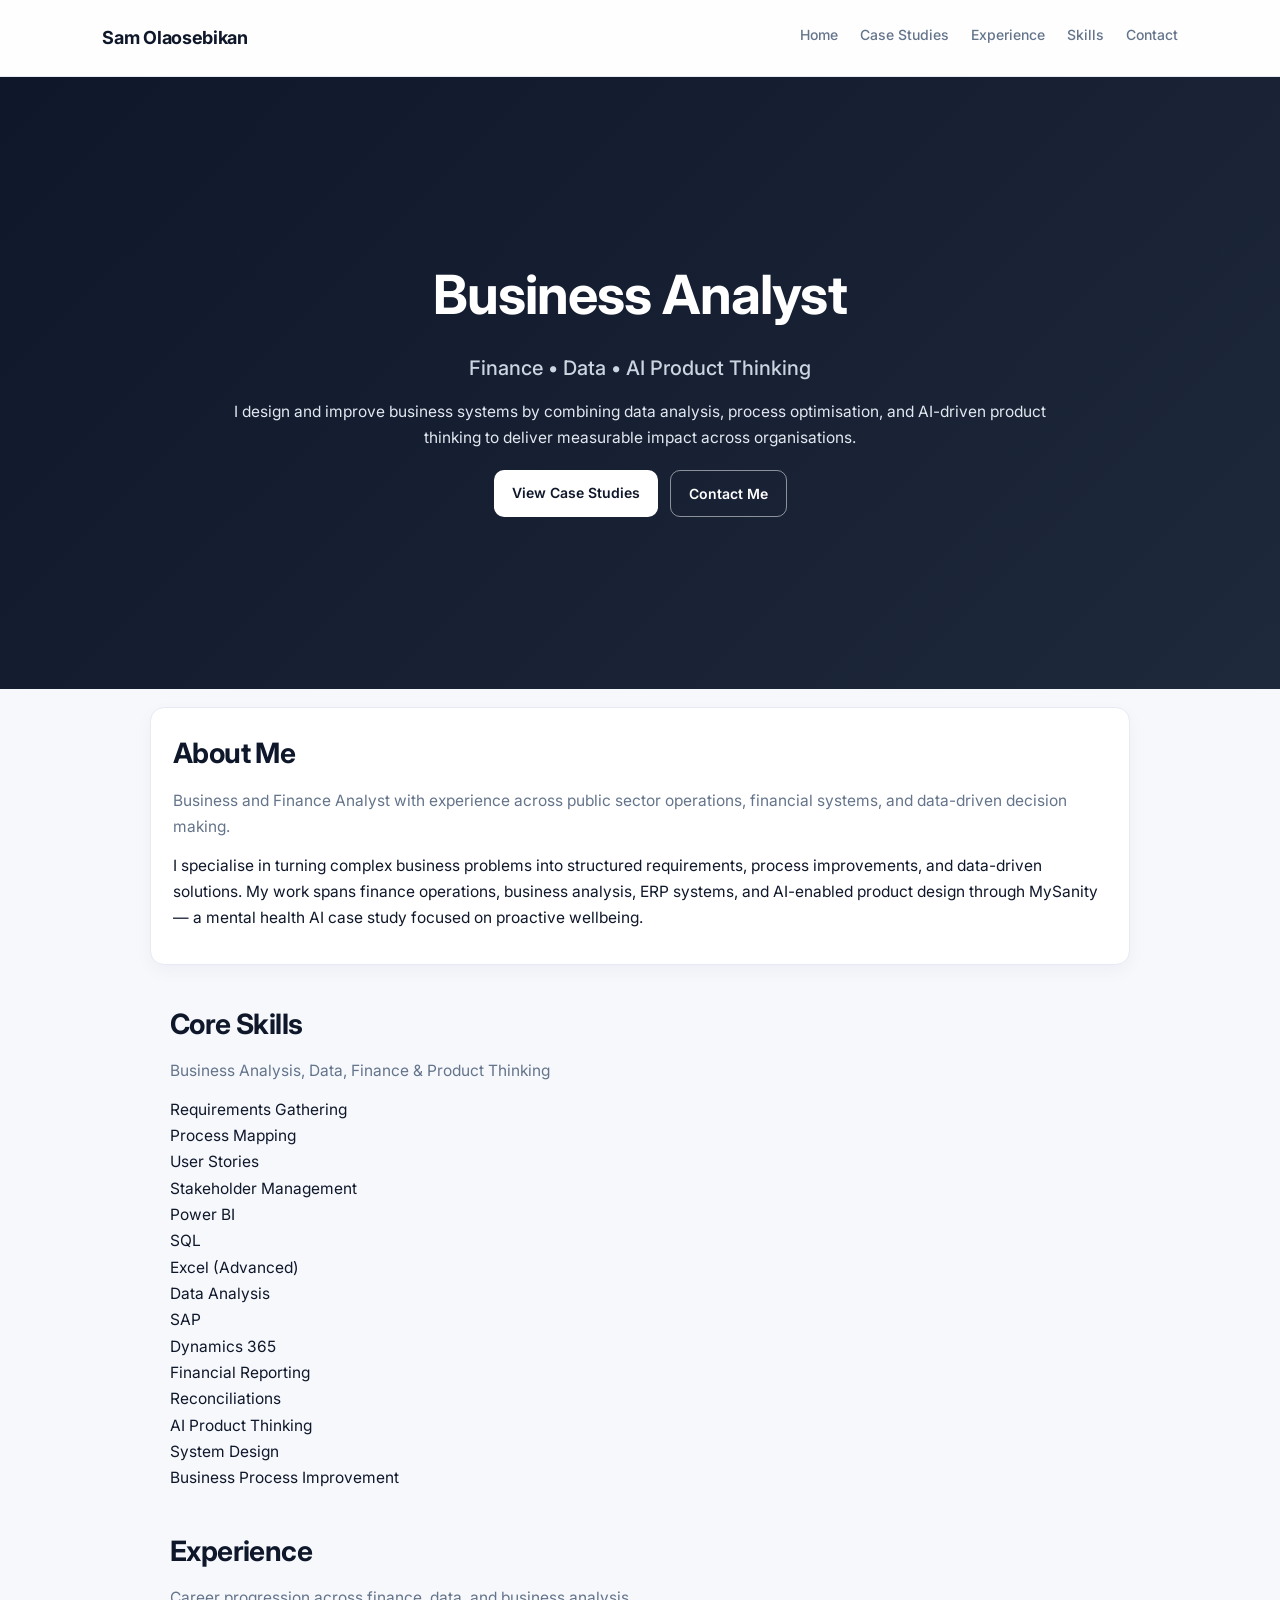
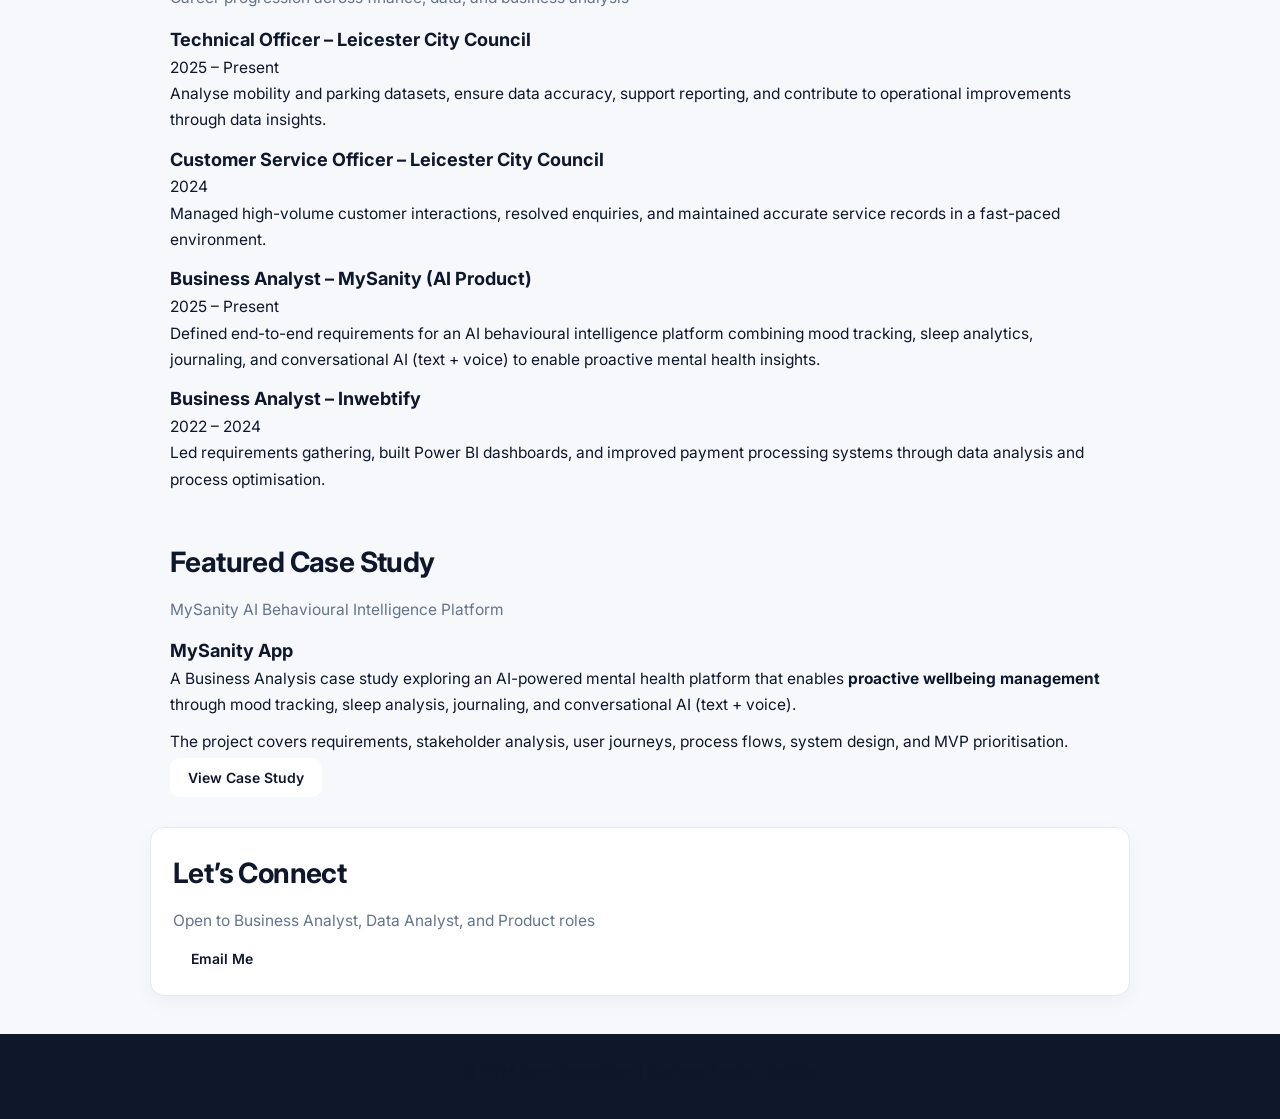
<file: index.html>
<!DOCTYPE html>
<html lang="en">

<head>
  <meta charset="UTF-8" />
  <meta name="viewport" content="width=device-width, initial-scale=1.0" />
  <title>Sam Olaosebikan | Business Analyst | Data | Finance</title>

  <link rel="stylesheet" href="styles.css">
  <script src="script.js" defer></script>
</head>

<body>

<!-- ================= NAVIGATION ================= -->
<nav>
  <div class="logo">Sam Olaosebikan</div>

  <ul class="nav-links">
    <li><a href="index.html">Home</a></li>
    <li><a href="case-studies.html">Case Studies</a></li>
    <li><a href="#experience">Experience</a></li>
    <li><a href="#skills">Skills</a></li>
    <li><a href="#contact">Contact</a></li>
  </ul>
</nav>

<!-- ================= HERO ================= -->
<header class="hero">
  <div class="hero-content">

    <h1>Business Analyst</h1>
    <h2>Finance • Data • AI Product Thinking</h2>

    <p>
      I design and improve business systems by combining data analysis, process optimisation,
      and AI-driven product thinking to deliver measurable impact across organisations.
    </p>

    <div class="hero-buttons">
      <a href="case-studies.html" class="btn btn-primary">View Case Studies</a>
      <a href="#contact" class="btn btn-secondary">Contact Me</a>
    </div>

  </div>
</header>

<!-- ================= ABOUT ================= -->
<section class="section">
  <div class="container card">

    <h2 class="section-title">About Me</h2>

    <p class="section-subtitle">
      Business and Finance Analyst with experience across public sector operations,
      financial systems, and data-driven decision making.
    </p>

    <p>
      I specialise in turning complex business problems into structured requirements,
      process improvements, and data-driven solutions. My work spans finance operations,
      business analysis, ERP systems, and AI-enabled product design through MySanity — a mental health AI case study focused on proactive wellbeing.
    </p>

  </div>
</section>

<!-- ================= SKILLS ================= -->
<section id="skills" class="section">
  <div class="container">

    <h2 class="section-title">Core Skills</h2>
    <p class="section-subtitle">Business Analysis, Data, Finance & Product Thinking</p>

    <div class="skills">

      <div class="skill">Requirements Gathering</div>
      <div class="skill">Process Mapping</div>
      <div class="skill">User Stories</div>
      <div class="skill">Stakeholder Management</div>

      <div class="skill">Power BI</div>
      <div class="skill">SQL</div>
      <div class="skill">Excel (Advanced)</div>
      <div class="skill">Data Analysis</div>

      <div class="skill">SAP</div>
      <div class="skill">Dynamics 365</div>
      <div class="skill">Financial Reporting</div>
      <div class="skill">Reconciliations</div>

      <div class="skill">AI Product Thinking</div>
      <div class="skill">System Design</div>
      <div class="skill">Business Process Improvement</div>

    </div>

  </div>
</section>

<!-- ================= EXPERIENCE ================= -->
<section id="experience" class="section">
  <div class="container">

    <h2 class="section-title">Experience</h2>
    <p class="section-subtitle">Career progression across finance, data, and business analysis</p>

    <div class="timeline">

      <div class="timeline-item">
        <h3>Technical Officer – Leicester City Council</h3>
        <span>2025 – Present</span>
        <p>
          Analyse mobility and parking datasets, ensure data accuracy, support reporting,
          and contribute to operational improvements through data insights.
        </p>
      </div>

      <div class="timeline-item">
        <h3>Customer Service Officer – Leicester City Council</h3>
        <span>2024</span>
        <p>
          Managed high-volume customer interactions, resolved enquiries,
          and maintained accurate service records in a fast-paced environment.
        </p>
      </div>

      <div class="timeline-item">
        <h3>Business Analyst – MySanity (AI Product)</h3>
        <span>2025 – Present</span>
        <p>
          Defined end-to-end requirements for an AI behavioural intelligence platform combining
          mood tracking, sleep analytics, journaling, and conversational AI (text + voice) to enable proactive mental health insights.
        </p>
      </div>

      <div class="timeline-item">
        <h3>Business Analyst – Inwebtify</h3>
        <span>2022 – 2024</span>
        <p>
          Led requirements gathering, built Power BI dashboards, and improved payment
          processing systems through data analysis and process optimisation.
        </p>
      </div>

    </div>

  </div>
</section>

<!-- ================= FEATURED CASE STUDY ================= -->
<section class="section">
  <div class="container">

    <h2 class="section-title">Featured Case Study</h2>
    <p class="section-subtitle">MySanity AI Behavioural Intelligence Platform</p>

    <div class="case-card">

      <div class="case-content">

        <h3>MySanity App</h3>

        <p>
          A Business Analysis case study exploring an AI-powered mental health platform that enables
          <strong>proactive wellbeing management</strong> through mood tracking, sleep analysis,
          journaling, and conversational AI (text + voice).
        </p>

        <p>
          The project covers requirements, stakeholder analysis, user journeys, process flows,
          system design, and MVP prioritisation.
        </p>

        <a href="mysanity-app.html" class="btn btn-primary">View Case Study</a>

      </div>

    </div>

  </div>
</section>

<!-- ================= CONTACT ================= -->
<section id="contact" class="section">
  <div class="container card cta">

    <h2 class="section-title">Let’s Connect</h2>

    <p class="section-subtitle">
      Open to Business Analyst, Data Analyst, and Product roles
    </p>

    <a href="mailto:olasamz09@gmail.com" class="btn btn-primary">Email Me</a>
    <a href="case-studies.html" class="btn btn-secondary">View Work</a>

  </div>
</section>

<!-- ================= FOOTER ================= -->
<footer>
  <p>© 2026 Sam Olaosebikan | Business Analyst Portfolio</p>
</footer>

</body>
</html>
</file>
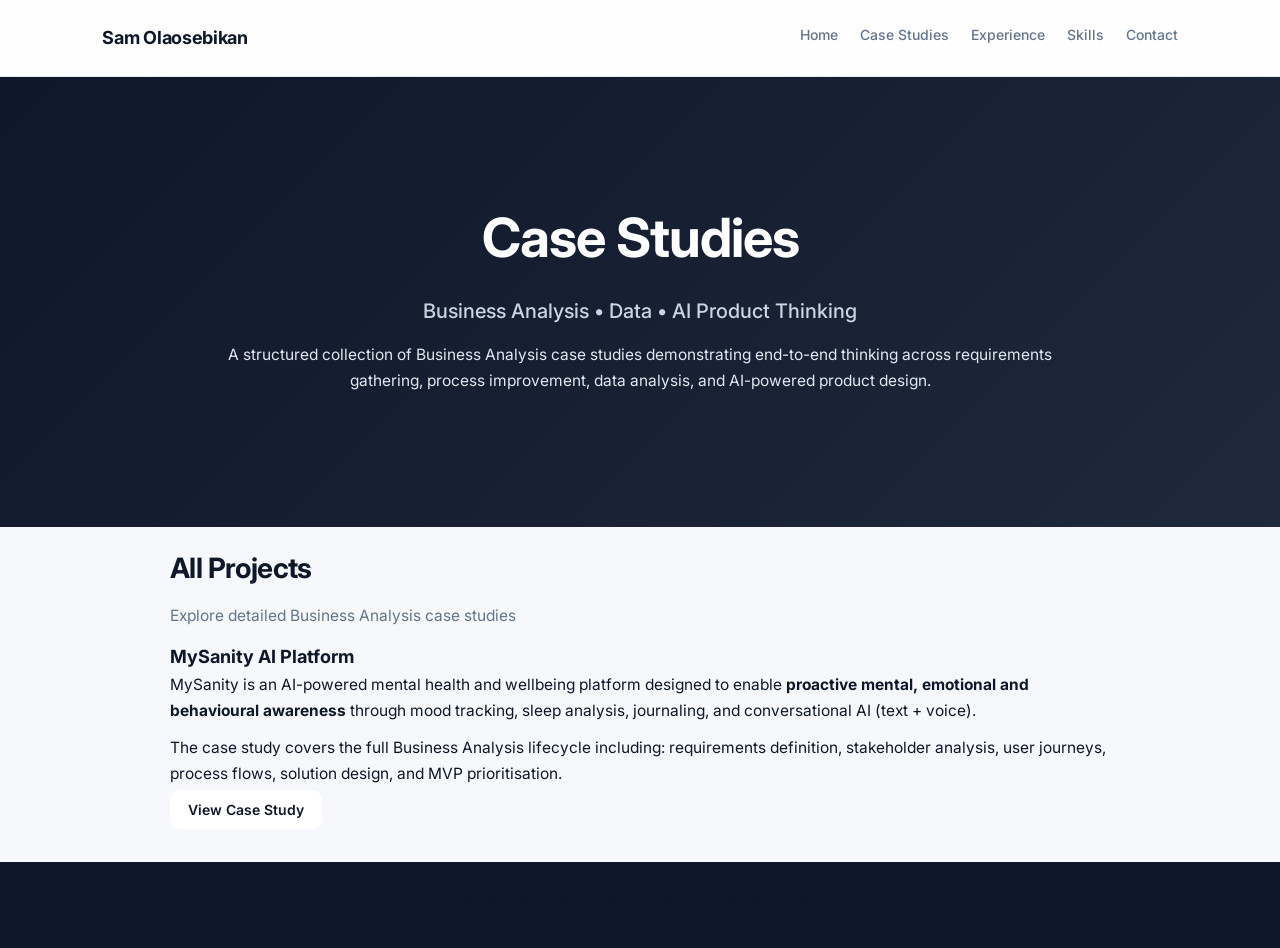
<file: case-studies.html>
<!DOCTYPE html>
<html lang="en">

<head>
  <meta charset="UTF-8" />
  <meta name="viewport" content="width=device-width, initial-scale=1.0" />
  <title>Case Studies | Sam Olaosebikan</title>

  <link rel="stylesheet" href="styles.css">
  <script src="script.js" defer></script>
</head>

<body>

<!-- ================= NAVIGATION ================= -->
<nav>
  <div class="logo">Sam Olaosebikan</div>

  <ul class="nav-links">
    <li><a href="index.html">Home</a></li>
    <li><a href="case-studies.html">Case Studies</a></li>
    <li><a href="index.html#experience">Experience</a></li>
    <li><a href="index.html#skills">Skills</a></li>
    <li><a href="index.html#contact">Contact</a></li>
  </ul>
</nav>

<!-- ================= HEADER ================= -->
<header class="hero" style="min-height:50vh;">
  <div class="hero-content">

    <h1>Case Studies</h1>

    <h2>Business Analysis • Data • AI Product Thinking</h2>

    <p>
      A structured collection of Business Analysis case studies demonstrating end-to-end thinking across
      requirements gathering, process improvement, data analysis, and AI-powered product design.
    </p>

  </div>
</header>

<!-- ================= CASE STUDIES ================= -->
<section class="section">
  <div class="container">

    <h2 class="section-title">All Projects</h2>
    <p class="section-subtitle">Explore detailed Business Analysis case studies</p>

    <div class="grid grid-3">

      <!-- ================= MYSANITY ================= -->
      <div class="case-card">

        <div class="case-content">

          <h3>MySanity AI Platform</h3>

          <p>
            MySanity is an AI-powered mental health and wellbeing platform designed to enable
            <strong>proactive mental, emotional and behavioural awareness</strong> through mood tracking,
            sleep analysis, journaling, and conversational AI (text + voice).
          </p>

          <p>
            The case study covers the full Business Analysis lifecycle including:
            requirements definition, stakeholder analysis, user journeys, process flows,
            solution design, and MVP prioritisation.
          </p>

          <a href="mysanity-app.html" class="btn btn-primary">View Case Study</a>

        </div>

      </div>

    </div>

  </div>
</section>

<!-- ================= FOOTER ================= -->
<footer>
  <p>© 2026 Sam Olaosebikan | Business Analysis Portfolio</p>
</footer>

</body>
</html>
</file>
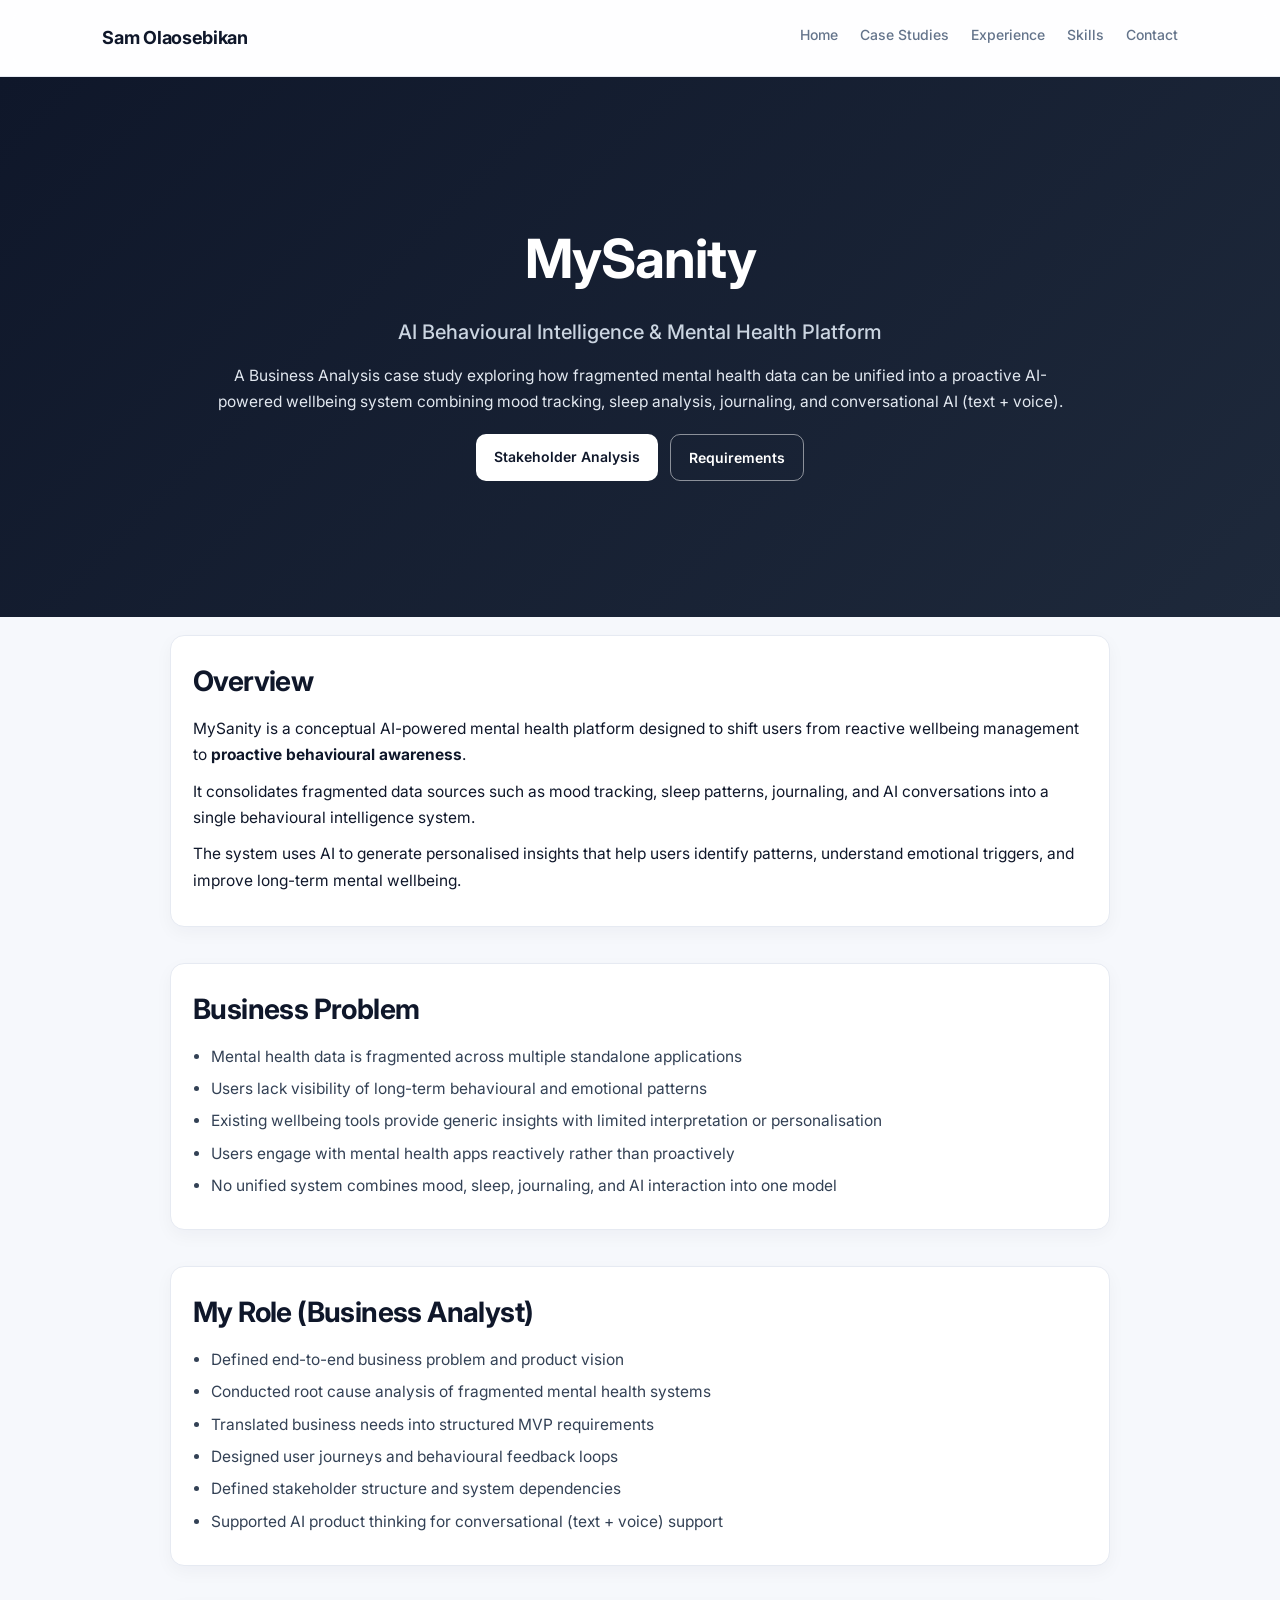
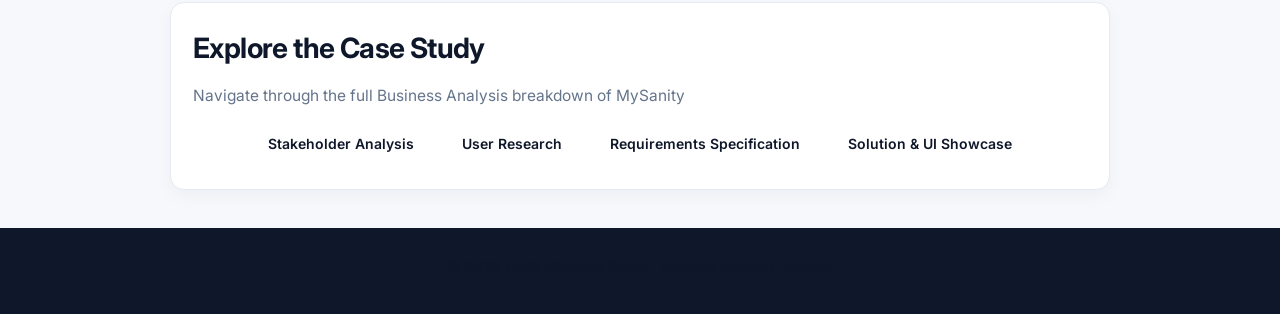
<file: mysanity-app.html>
<!DOCTYPE html>
<html lang="en">

<head>
  <meta charset="UTF-8" />
  <meta name="viewport" content="width=device-width, initial-scale=1.0" />
  <title>MySanity Case Study | Sam Olaosebikan</title>

  <link rel="stylesheet" href="styles.css">
  <script src="script.js" defer></script>
</head>

<body>

<!-- ================= NAV ================= -->
<nav>
  <div class="logo">Sam Olaosebikan</div>

  <ul class="nav-links">
    <li><a href="index.html">Home</a></li>
    <li><a href="case-studies.html">Case Studies</a></li>
    <li><a href="#experience">Experience</a></li>
    <li><a href="#skills">Skills</a></li>
    <li><a href="#contact">Contact</a></li>
  </ul>
</nav>

<!-- ================= HERO ================= -->
<header class="hero" style="min-height:60vh;">
  <div class="hero-content">

    <h1>MySanity</h1>

    <h2>AI Behavioural Intelligence & Mental Health Platform</h2>

    <p>
      A Business Analysis case study exploring how fragmented mental health data
      can be unified into a proactive AI-powered wellbeing system combining mood tracking,
      sleep analysis, journaling, and conversational AI (text + voice).
    </p>

    <div class="hero-buttons">

      <a href="mysanity-stakeholders.html" class="btn btn-primary">
        Stakeholder Analysis
      </a>

      <a href="mysanity-requirements.html" class="btn btn-secondary">
        Requirements
      </a>

    </div>

  </div>
</header>

<!-- ================= OVERVIEW ================= -->
<section class="section">
  <div class="container">

    <div class="card">
      <h2 class="section-title">Overview</h2>

      <p>
        MySanity is a conceptual AI-powered mental health platform designed to shift users
        from reactive wellbeing management to <strong>proactive behavioural awareness</strong>.
      </p>

      <p>
        It consolidates fragmented data sources such as mood tracking, sleep patterns,
        journaling, and AI conversations into a single behavioural intelligence system.
      </p>

      <p>
        The system uses AI to generate personalised insights that help users identify patterns,
        understand emotional triggers, and improve long-term mental wellbeing.
      </p>
    </div>

  </div>
</section>

<!-- ================= BUSINESS PROBLEM ================= -->
<section class="section">
  <div class="container">

    <div class="card">
      <h2 class="section-title">Business Problem</h2>

      <ul>
        <li>Mental health data is fragmented across multiple standalone applications</li>
        <li>Users lack visibility of long-term behavioural and emotional patterns</li>
        <li>Existing wellbeing tools provide generic insights with limited interpretation or personalisation</li>
        <li>Users engage with mental health apps reactively rather than proactively</li>
        <li>No unified system combines mood, sleep, journaling, and AI interaction into one model</li>
      </ul>
    </div>

  </div>
</section>

<!-- ================= MY ROLE ================= -->
<section class="section">
  <div class="container">

    <div class="card">
      <h2 class="section-title">My Role (Business Analyst)</h2>

      <ul>
        <li>Defined end-to-end business problem and product vision</li>
        <li>Conducted root cause analysis of fragmented mental health systems</li>
        <li>Translated business needs into structured MVP requirements</li>
        <li>Designed user journeys and behavioural feedback loops</li>
        <li>Defined stakeholder structure and system dependencies</li>
        <li>Supported AI product thinking for conversational (text + voice) support</li>
      </ul>

    </div>

  </div>
</section>

<!-- ================= CTA FLOW ================= -->
<section class="section">
  <div class="container">

    <div class="card cta">

      <h2 class="section-title">Explore the Case Study</h2>

      <p class="section-subtitle">
        Navigate through the full Business Analysis breakdown of MySanity
      </p>

      <div class="hero-buttons">

        <a href="mysanity-stakeholders.html" class="btn btn-primary">
          Stakeholder Analysis
        </a>

        <a href="mysanity-research.html" class="btn btn-primary">
          User Research
        </a>

        <a href="mysanity-requirements.html" class="btn btn-primary">
          Requirements Specification
        </a>

        <a href="mysanity-solution.html" class="btn btn-primary">
          Solution & UI Showcase
        </a>

      </div>

  </div>

</section>

<!-- ================= FOOTER ================= -->
<footer>
  <p>© 2026 MySanity Case Study | Business Analysis Portfolio</p>
</footer>

</body>
</html>
</file>
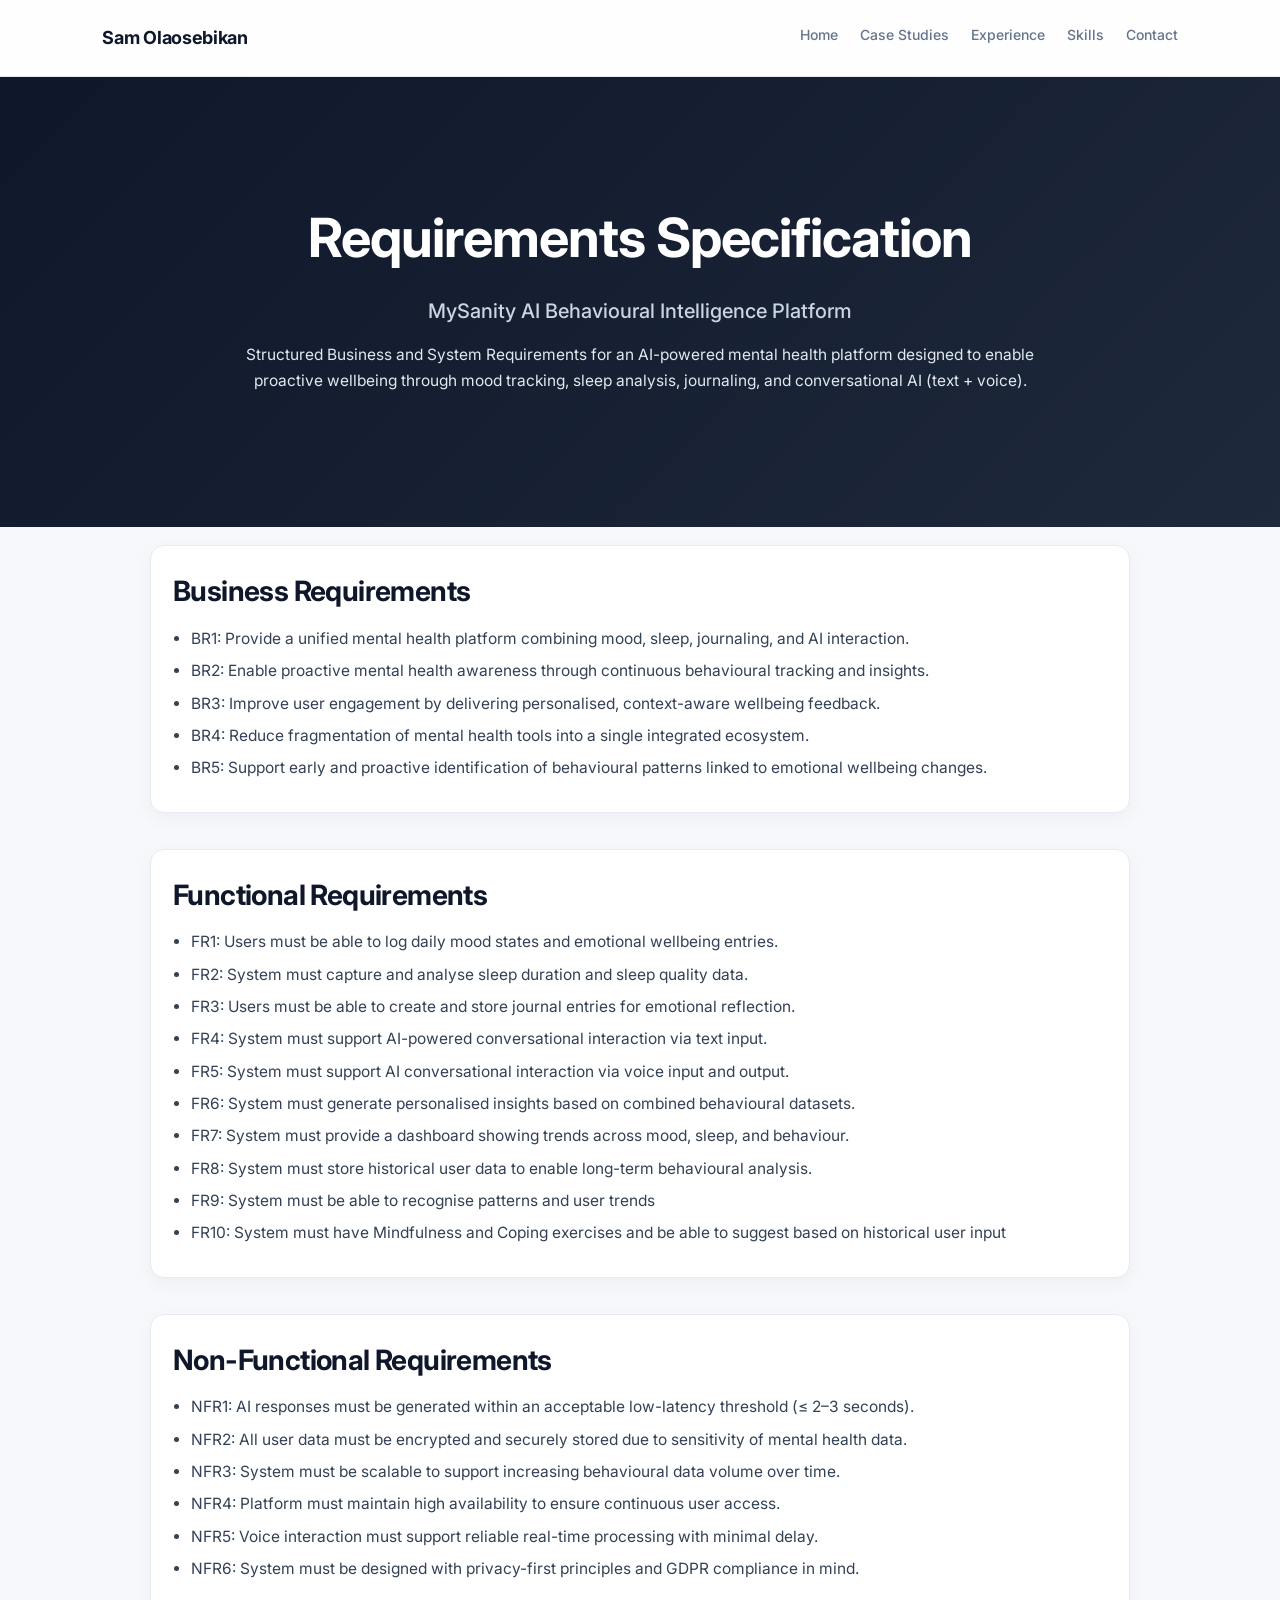
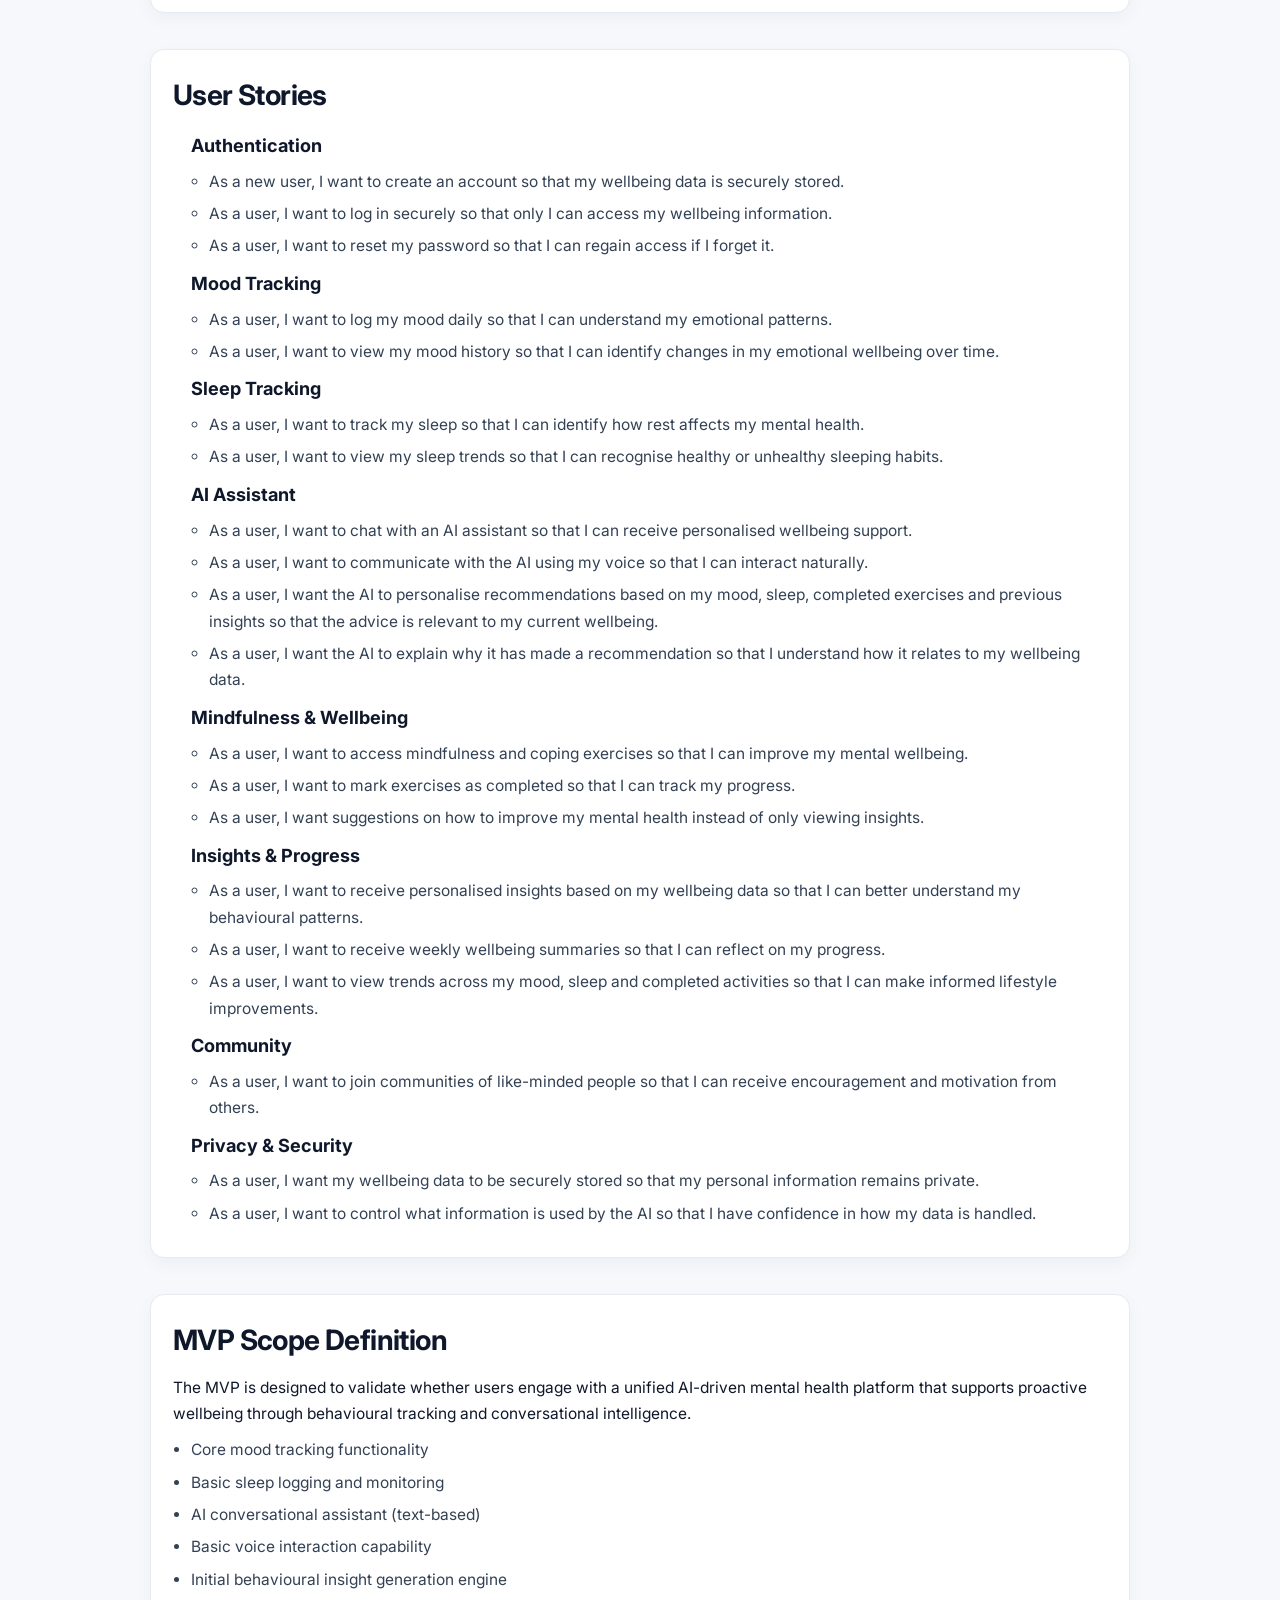
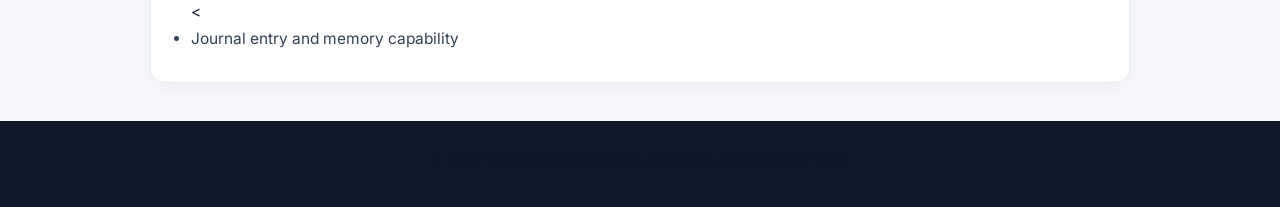
<file: mysanity-requirements.html>
<!DOCTYPE html>
<html lang="en">

<head>
  <meta charset="UTF-8" />
  <meta name="viewport" content="width=device-width, initial-scale=1.0" />
  <title>MySanity | Requirements Specification</title>

  <link rel="stylesheet" href="styles.css">
  <script src="script.js" defer></script>
</head>

<body>

<!-- ================= NAV ================= -->
<nav>
   <div class="logo">Sam Olaosebikan</div>

  <ul class="nav-links">
    <li><a href="index.html">Home</a></li>
    <li><a href="case-studies.html">Case Studies</a></li>
    <li><a href="#experience">Experience</a></li>
    <li><a href="#skills">Skills</a></li>
    <li><a href="#contact">Contact</a></li>
  </ul>
</nav>

<!-- ================= HERO ================= -->
<header class="hero" style="min-height:50vh;">
  <div class="hero-content">

    <h1>Requirements Specification</h1>
    <h2>MySanity AI Behavioural Intelligence Platform</h2>

    <p>
      Structured Business and System Requirements for an AI-powered mental health platform
      designed to enable proactive wellbeing through mood tracking, sleep analysis,
      journaling, and conversational AI (text + voice).
    </p>

  </div>
</header>

<!-- ================= BUSINESS REQUIREMENTS ================= -->
<section class="section">
  <div class="container card">

    <h2 class="section-title">Business Requirements</h2>

    <ul>
      <li>BR1: Provide a unified mental health platform combining mood, sleep, journaling, and AI interaction.</li>

      <li>BR2: Enable proactive mental health awareness through continuous behavioural tracking and insights.</li>

      <li>BR3: Improve user engagement by delivering personalised, context-aware wellbeing feedback.</li>

      <li>BR4: Reduce fragmentation of mental health tools into a single integrated ecosystem.</li>

      <li>BR5: Support early and proactive identification of behavioural patterns linked to emotional wellbeing changes.</li>
    </ul>

  </div>
</section>

<!-- ================= FUNCTIONAL REQUIREMENTS ================= -->
<section class="section">
  <div class="container card">

    <h2 class="section-title">Functional Requirements</h2>

    <ul>
      <li>FR1: Users must be able to log daily mood states and emotional wellbeing entries.</li>

      <li>FR2: System must capture and analyse sleep duration and sleep quality data.</li>

      <li>FR3: Users must be able to create and store journal entries for emotional reflection.</li>

      <li>FR4: System must support AI-powered conversational interaction via text input.</li>

      <li>FR5: System must support AI conversational interaction via voice input and output.</li>

      <li>FR6: System must generate personalised insights based on combined behavioural datasets.</li>

      <li>FR7: System must provide a dashboard showing trends across mood, sleep, and behaviour.</li>

      <li>FR8: System must store historical user data to enable long-term behavioural analysis.</li>
      
      <li>FR9: System must be able to recognise patterns and user trends </li>

      <li>FR10: System must have Mindfulness and Coping exercises  and be able to suggest based on historical user input</li>
    </ul>

  </div>
</section>

<!-- ================= NON FUNCTIONAL REQUIREMENTS ================= -->
<section class="section">
  <div class="container card">

    <h2 class="section-title">Non-Functional Requirements</h2>

    <ul>
      <li>NFR1: AI responses must be generated within an acceptable low-latency threshold (≤ 2–3 seconds).</li>

      <li>NFR2: All user data must be encrypted and securely stored due to sensitivity of mental health data.</li>

      <li>NFR3: System must be scalable to support increasing behavioural data volume over time.</li>

      <li>NFR4: Platform must maintain high availability to ensure continuous user access.</li>

      <li>NFR5: Voice interaction must support reliable real-time processing with minimal delay.</li>

      <li>NFR6: System must be designed with privacy-first principles and GDPR compliance in mind.</li>
    </ul>

  </div>
</section>

<!-- ================= USER STORIES ================= -->
<section class="section">
  <div class="container card">

    <h2 class="section-title">User Stories</h2>

    <ul>
      <h3>Authentication</h3>
    <ul>
      <li>As a new user, I want to create an account so that my wellbeing data is securely stored.</li>
      <li>As a user, I want to log in securely so that only I can access my wellbeing information.</li>
      <li>As a user, I want to reset my password so that I can regain access if I forget it.</li>
    </ul>

    <h3>Mood Tracking</h3>
    <ul>
      <li>As a user, I want to log my mood daily so that I can understand my emotional patterns.</li>
      <li>As a user, I want to view my mood history so that I can identify changes in my emotional wellbeing over time.</li>
    </ul>

    <h3>Sleep Tracking</h3>
    <ul>
      <li>As a user, I want to track my sleep so that I can identify how rest affects my mental health.</li>
      <li>As a user, I want to view my sleep trends so that I can recognise healthy or unhealthy sleeping habits.</li>
    </ul>

    <h3>AI Assistant</h3>
    <ul>
      <li>As a user, I want to chat with an AI assistant so that I can receive personalised wellbeing support.</li>
      <li>As a user, I want to communicate with the AI using my voice so that I can interact naturally.</li>
      <li>As a user, I want the AI to personalise recommendations based on my mood, sleep, completed exercises and previous insights so that the advice is relevant to my current wellbeing.</li>
      <li>As a user, I want the AI to explain why it has made a recommendation so that I understand how it relates to my wellbeing data.</li>
    </ul>

    <h3>Mindfulness & Wellbeing</h3>
    <ul>
      <li>As a user, I want to access mindfulness and coping exercises so that I can improve my mental wellbeing.</li>
      <li>As a user, I want to mark exercises as completed so that I can track my progress.</li>
      <li>As a user, I want suggestions on how to improve my mental health instead of only viewing insights.</li>
    </ul>

    <h3>Insights & Progress</h3>
    <ul>
      <li>As a user, I want to receive personalised insights based on my wellbeing data so that I can better understand my behavioural patterns.</li>
      <li>As a user, I want to receive weekly wellbeing summaries so that I can reflect on my progress.</li>
      <li>As a user, I want to view trends across my mood, sleep and completed activities so that I can make informed lifestyle improvements.</li>
    </ul>

    <h3>Community</h3>
    <ul>
      <li>As a user, I want to join communities of like-minded people so that I can receive encouragement and motivation from others.</li>
    </ul>

    <h3>Privacy & Security</h3>
    <ul>
      <li>As a user, I want my wellbeing data to be securely stored so that my personal information remains private.</li>
      <li>As a user, I want to control what information is used by the AI so that I have confidence in how my data is handled.</li>
    
    </ul>

  </div>
</section>

<!-- ================= MVP SCOPE ================= -->
<section class="section">
  <div class="container card">

    <h2 class="section-title">MVP Scope Definition</h2>

    <p>
      The MVP is designed to validate whether users engage with a unified AI-driven mental health platform
      that supports proactive wellbeing through behavioural tracking and conversational intelligence.
    </p>

    <ul>
      <li>Core mood tracking functionality</li>
      <li>Basic sleep logging and monitoring</li>
      <li>AI conversational assistant (text-based)</li>
      <li>Basic voice interaction capability</li>
      <li>Initial behavioural insight generation engine</li>
      <<li>Journal entry and memory capability </li>
    </ul>

  </div>
</section>

<!-- ================= FOOTER ================= -->
<footer>
  <p>© 2026 MySanity Requirements | Business Analysis Case Study</p>
</footer>

</body>
</html>
</file>
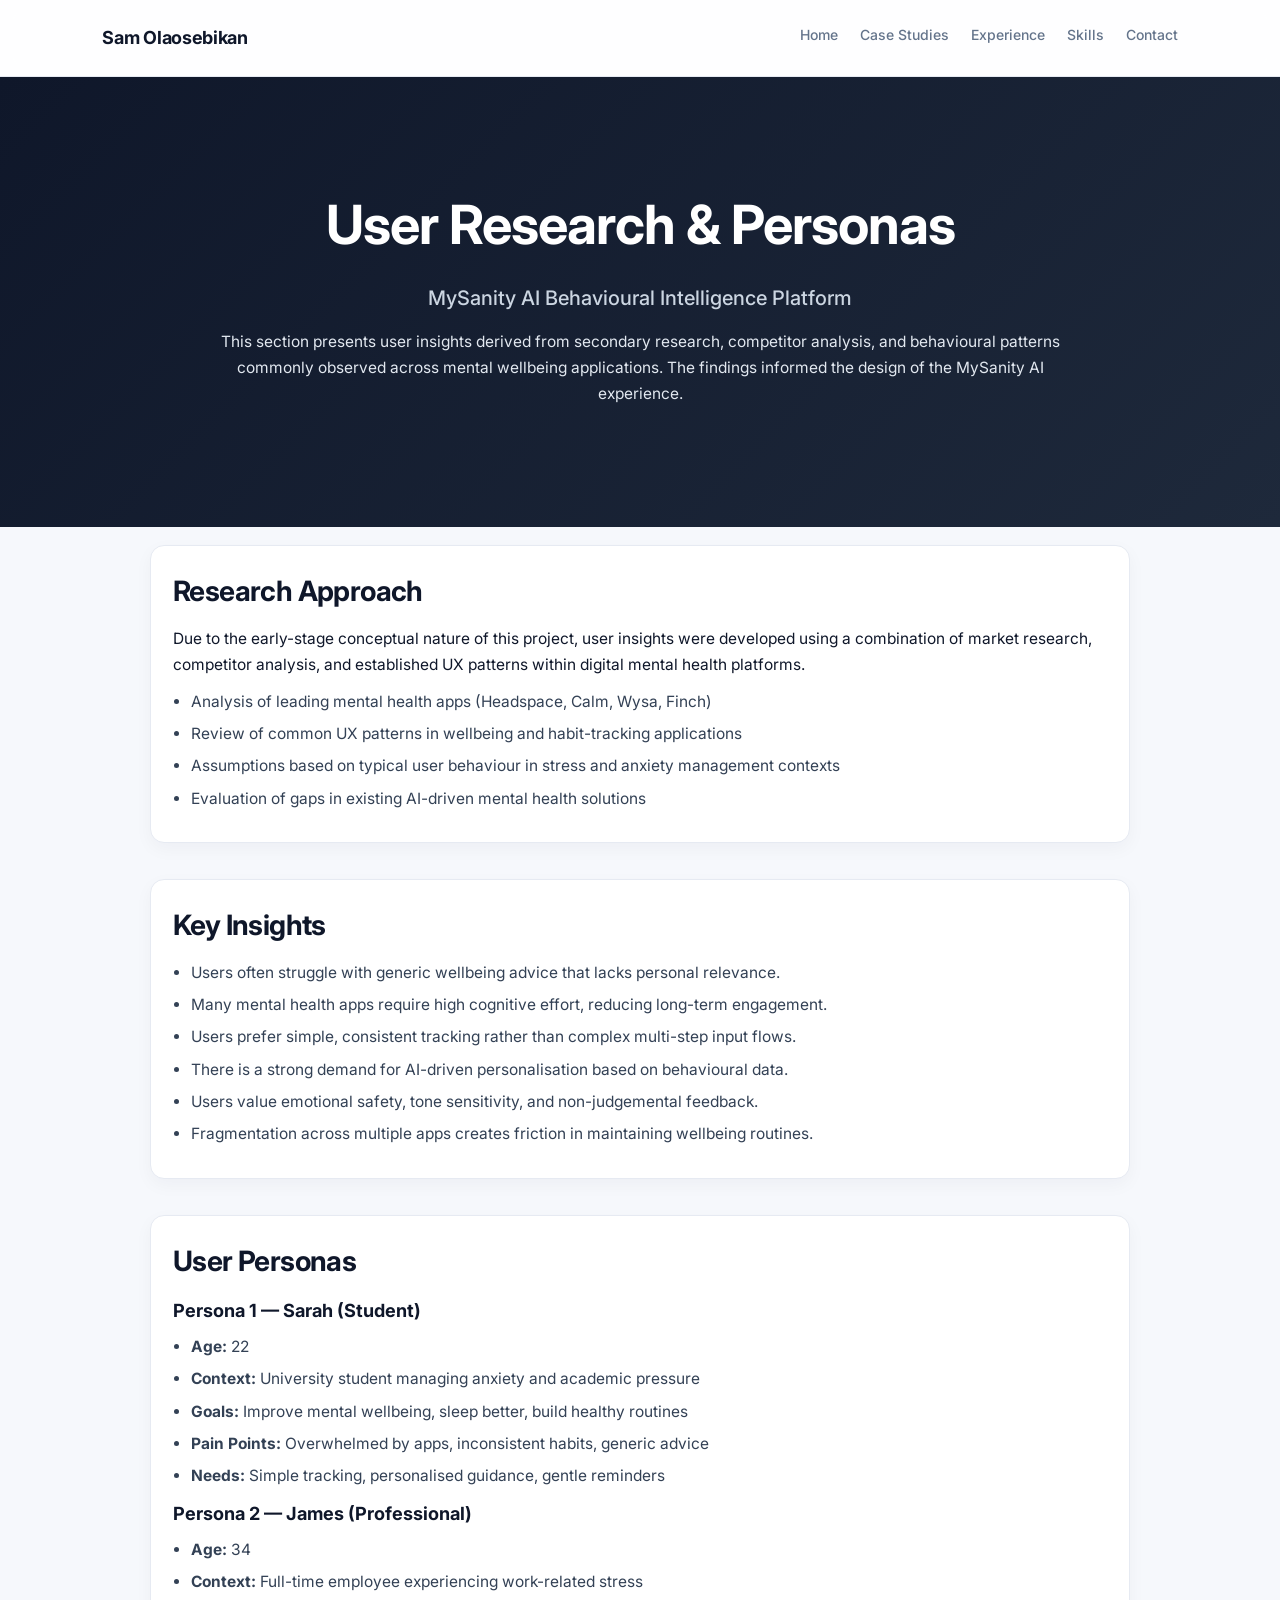
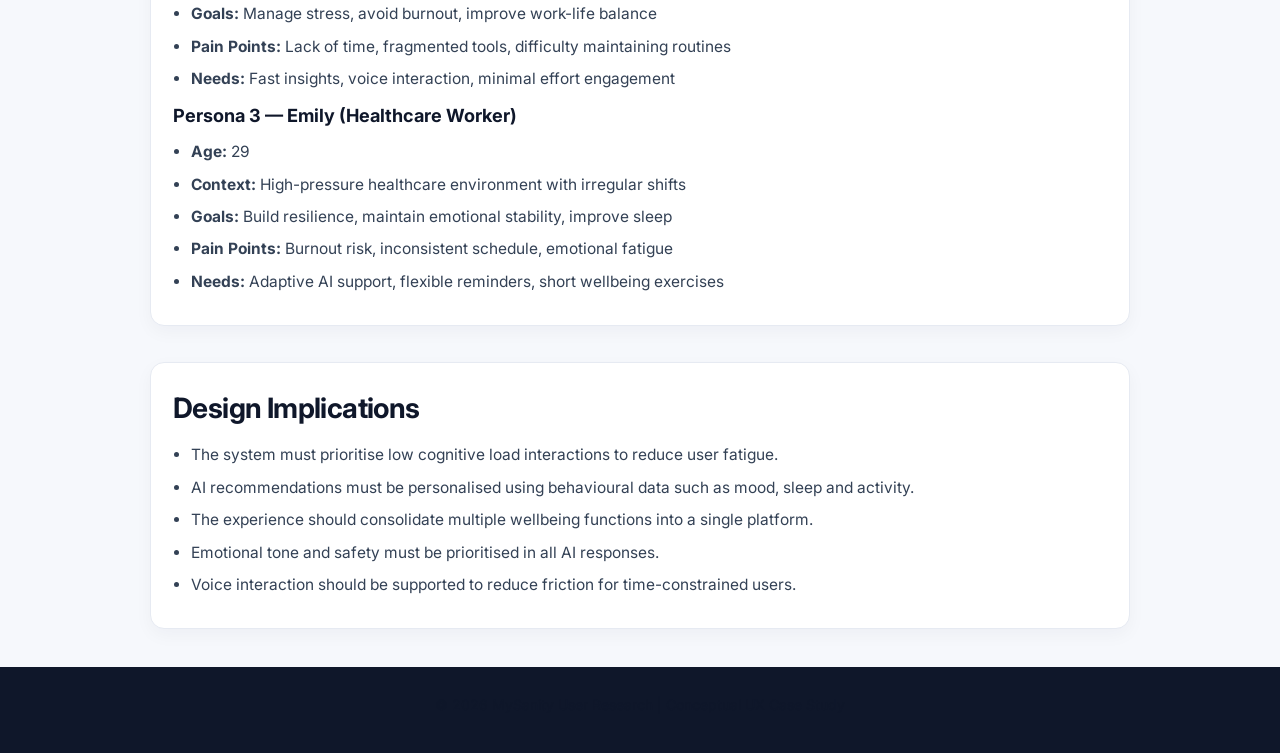
<file: Mysanity-research.html>
<!DOCTYPE html>
<html lang="en">

<head>
  <meta charset="UTF-8" />
  <meta name="viewport" content="width=device-width, initial-scale=1.0" />
  <title>MySanity | User Research & Personas</title>

  <link rel="stylesheet" href="styles.css">
  <script src="script.js" defer></script>
</head>

<body>

<!-- ================= NAV ================= -->
<nav>
  <div class="logo">Sam Olaosebikan</div>

  <ul class="nav-links">
    <li><a href="index.html">Home</a></li>
    <li><a href="case-studies.html">Case Studies</a></li>
    <li><a href="#experience">Experience</a></li>
    <li><a href="#skills">Skills</a></li>
    <li><a href="#contact">Contact</a></li>
  </ul>
</nav>

<!-- ================= HERO ================= -->
<header class="hero" style="min-height:50vh;">
  <div class="hero-content">

    <h1>User Research & Personas</h1>
    <h2>MySanity AI Behavioural Intelligence Platform</h2>

    <p>
      This section presents user insights derived from secondary research, competitor analysis,
      and behavioural patterns commonly observed across mental wellbeing applications.
      The findings informed the design of the MySanity AI experience.
    </p>

  </div>
</header>

<!-- ================= RESEARCH APPROACH ================= -->
<section class="section">
  <div class="container card">

    <h2 class="section-title">Research Approach</h2>

    <p>
      Due to the early-stage conceptual nature of this project, user insights were developed using a
      combination of market research, competitor analysis, and established UX patterns within digital
      mental health platforms.
    </p>

    <ul>
      <li>Analysis of leading mental health apps (Headspace, Calm, Wysa, Finch)</li>
      <li>Review of common UX patterns in wellbeing and habit-tracking applications</li>
      <li>Assumptions based on typical user behaviour in stress and anxiety management contexts</li>
      <li>Evaluation of gaps in existing AI-driven mental health solutions</li>
    </ul>

  </div>
</section>

<!-- ================= KEY INSIGHTS ================= -->
<section class="section">
  <div class="container card">

    <h2 class="section-title">Key Insights</h2>

    <ul>
      <li>Users often struggle with generic wellbeing advice that lacks personal relevance.</li>

      <li>Many mental health apps require high cognitive effort, reducing long-term engagement.</li>

      <li>Users prefer simple, consistent tracking rather than complex multi-step input flows.</li>

      <li>There is a strong demand for AI-driven personalisation based on behavioural data.</li>

      <li>Users value emotional safety, tone sensitivity, and non-judgemental feedback.</li>

      <li>Fragmentation across multiple apps creates friction in maintaining wellbeing routines.</li>
    </ul>

  </div>
</section>

<!-- ================= PERSONAS ================= -->
<section class="section">
  <div class="container card">

    <h2 class="section-title">User Personas</h2>

    <h3>Persona 1 — Sarah (Student)</h3>
    <ul>
      <li><strong>Age:</strong> 22</li>
      <li><strong>Context:</strong> University student managing anxiety and academic pressure</li>
      <li><strong>Goals:</strong> Improve mental wellbeing, sleep better, build healthy routines</li>
      <li><strong>Pain Points:</strong> Overwhelmed by apps, inconsistent habits, generic advice</li>
      <li><strong>Needs:</strong> Simple tracking, personalised guidance, gentle reminders</li>
    </ul>

    <h3>Persona 2 — James (Professional)</h3>
    <ul>
      <li><strong>Age:</strong> 34</li>
      <li><strong>Context:</strong> Full-time employee experiencing work-related stress</li>
      <li><strong>Goals:</strong> Manage stress, avoid burnout, improve work-life balance</li>
      <li><strong>Pain Points:</strong> Lack of time, fragmented tools, difficulty maintaining routines</li>
      <li><strong>Needs:</strong> Fast insights, voice interaction, minimal effort engagement</li>
    </ul>

    <h3>Persona 3 — Emily (Healthcare Worker)</h3>
    <ul>
      <li><strong>Age:</strong> 29</li>
      <li><strong>Context:</strong> High-pressure healthcare environment with irregular shifts</li>
      <li><strong>Goals:</strong> Build resilience, maintain emotional stability, improve sleep</li>
      <li><strong>Pain Points:</strong> Burnout risk, inconsistent schedule, emotional fatigue</li>
      <li><strong>Needs:</strong> Adaptive AI support, flexible reminders, short wellbeing exercises</li>
    </ul>

  </div>
</section>

<!-- ================= DESIGN IMPLICATIONS ================= -->
<section class="section">
  <div class="container card">

    <h2 class="section-title">Design Implications</h2>

    <ul>
      <li>The system must prioritise low cognitive load interactions to reduce user fatigue.</li>

      <li>AI recommendations must be personalised using behavioural data such as mood, sleep and activity.</li>

      <li>The experience should consolidate multiple wellbeing functions into a single platform.</li>

      <li>Emotional tone and safety must be prioritised in all AI responses.</li>

      <li>Voice interaction should be supported to reduce friction for time-constrained users.</li>
    </ul>

  </div>
</section>

<!-- ================= FOOTER ================= -->
<footer>
  <p>© 2026 MySanity User Research | Conceptual UX Case Study</p>
</footer>

</body>
</html>
</file>
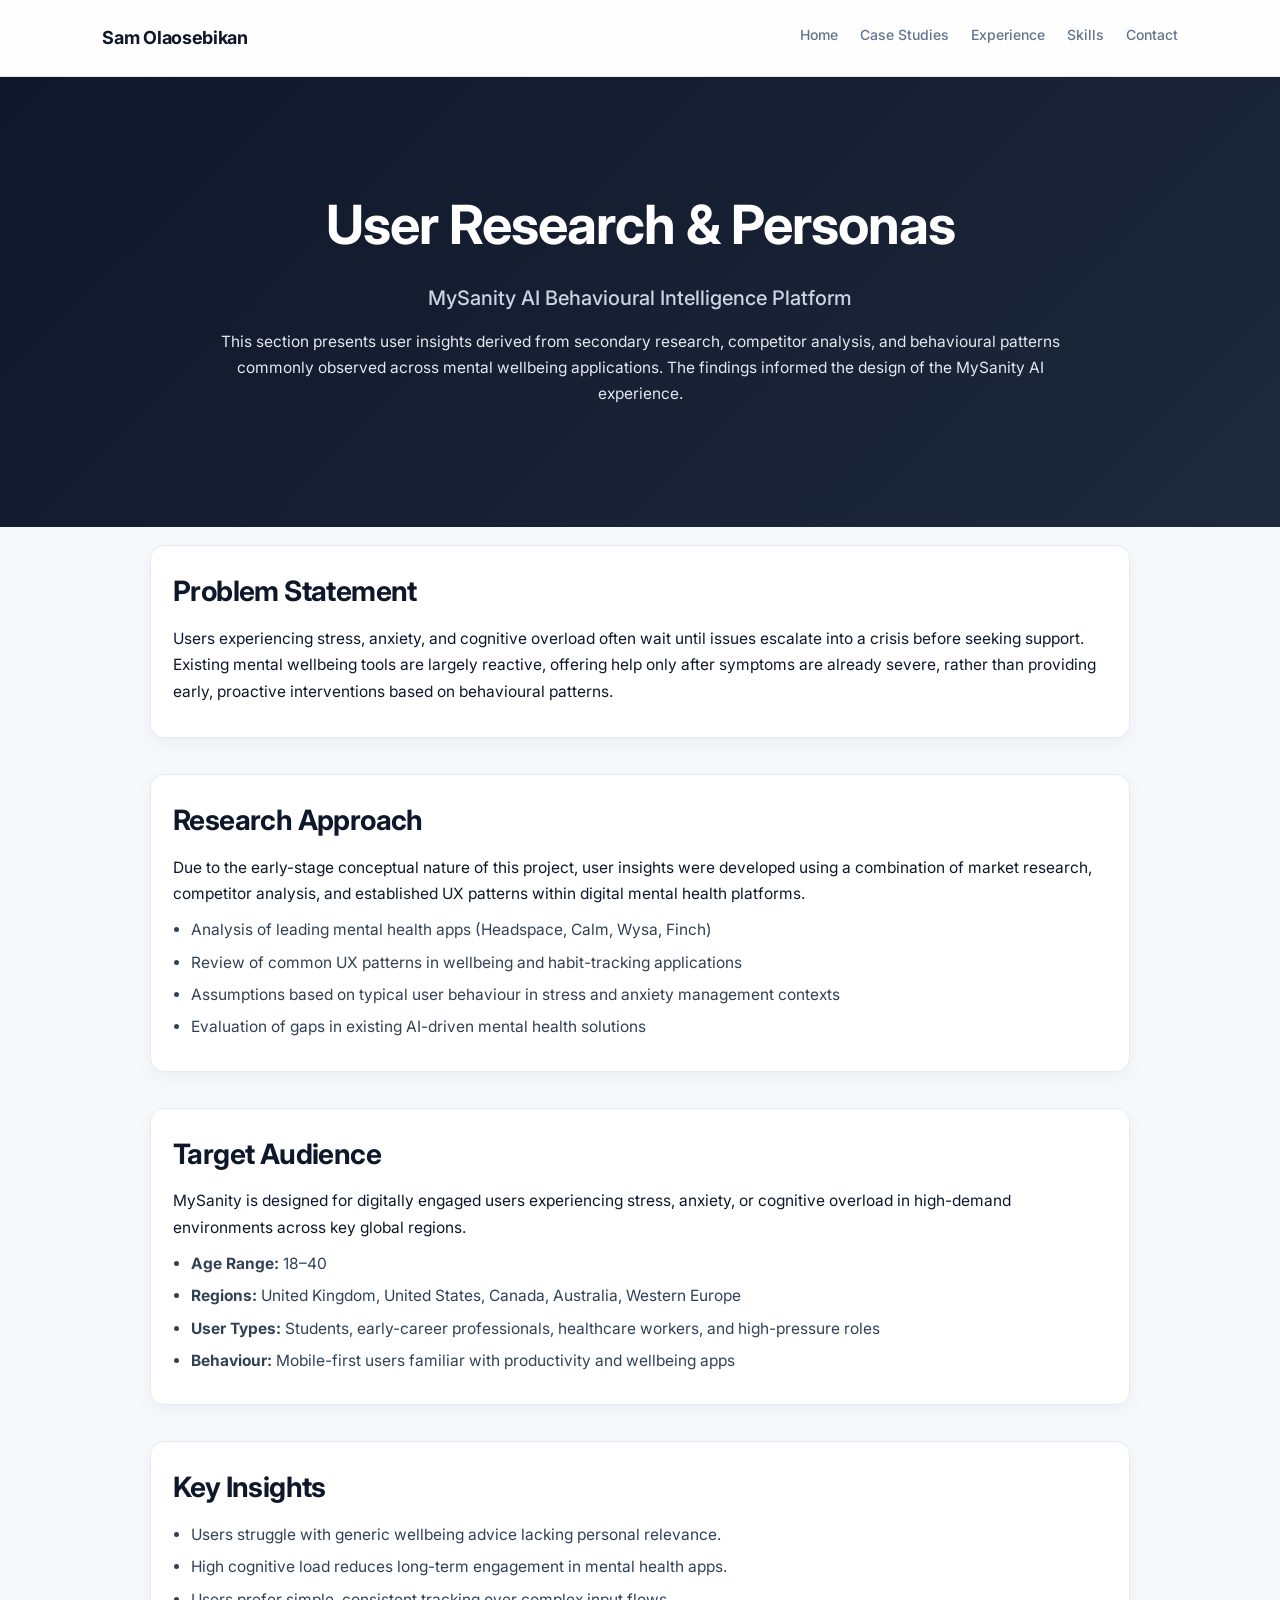
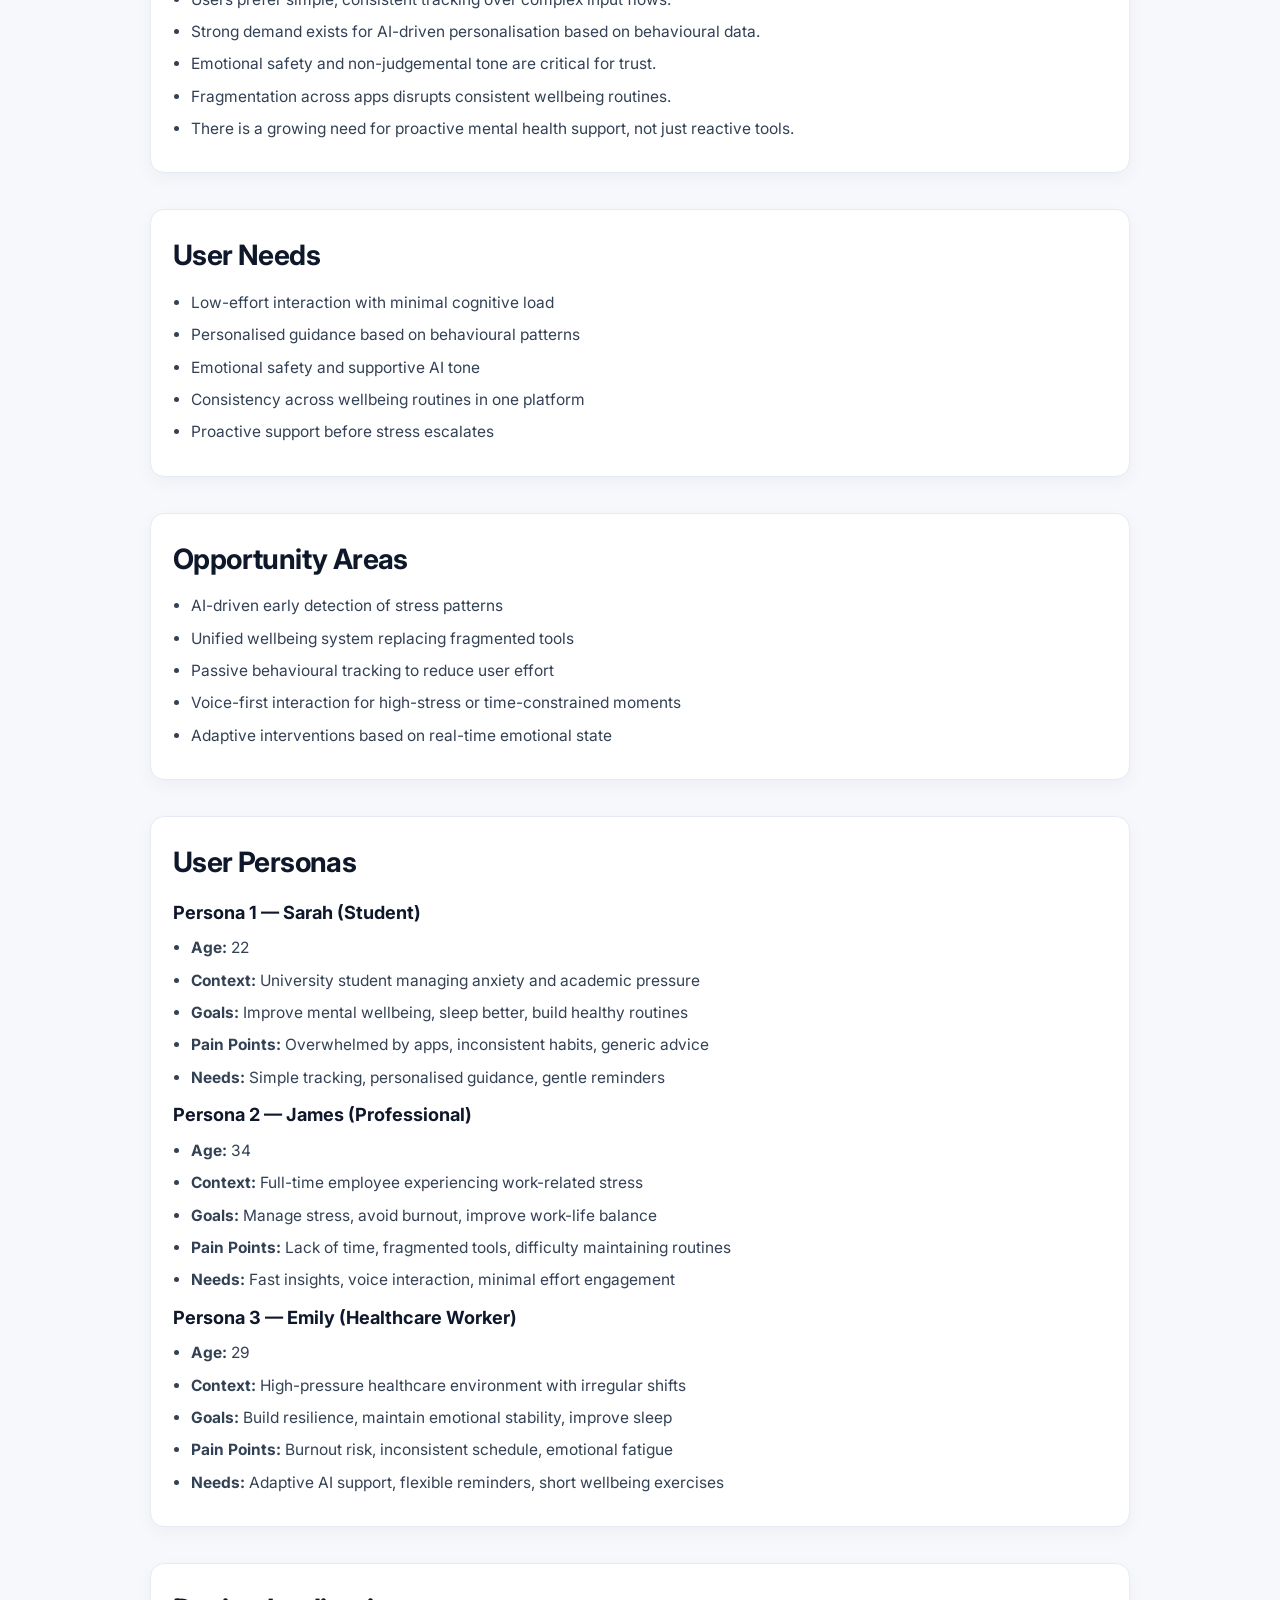
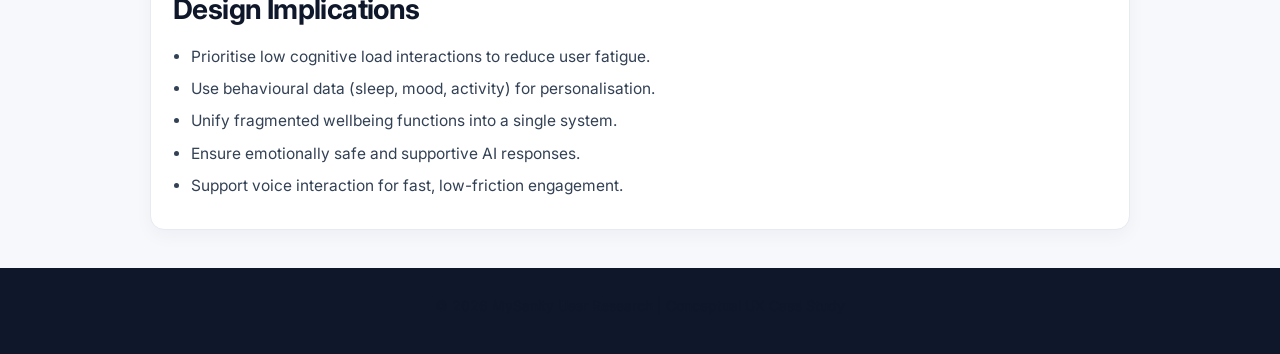
<file: mysanity-research.html>
<!DOCTYPE html>
<html lang="en">

<head>
  <meta charset="UTF-8" />
  <meta name="viewport" content="width=device-width, initial-scale=1.0" />
  <title>MySanity | User Research & Personas</title>

  <link rel="stylesheet" href="styles.css">
  <script src="script.js" defer></script>
</head>

<body>

<!-- ================= NAV ================= -->
<nav>
  <div class="logo">Sam Olaosebikan</div>

  <ul class="nav-links">
    <li><a href="index.html">Home</a></li>
    <li><a href="case-studies.html">Case Studies</a></li>
    <li><a href="#experience">Experience</a></li>
    <li><a href="#skills">Skills</a></li>
    <li><a href="#contact">Contact</a></li>
  </ul>
</nav>

<!-- ================= HERO ================= -->
<header class="hero" style="min-height:50vh;">
  <div class="hero-content">

    <h1>User Research & Personas</h1>
    <h2>MySanity AI Behavioural Intelligence Platform</h2>

    <p>
      This section presents user insights derived from secondary research, competitor analysis,
      and behavioural patterns commonly observed across mental wellbeing applications.
      The findings informed the design of the MySanity AI experience.
    </p>

  </div>
</header>

<!-- ================= PROBLEM STATEMENT ================= -->
<section class="section">
  <div class="container card">

    <h2 class="section-title">Problem Statement</h2>

    <p>
     Users experiencing stress, anxiety, and cognitive overload often wait until issues escalate into a crisis before seeking support. Existing mental wellbeing tools are largely reactive, offering help only after symptoms are already severe, rather than providing early, proactive interventions based on behavioural patterns.
    </p>

  </div>
</section>

<!-- ================= RESEARCH APPROACH ================= -->
<section class="section">
  <div class="container card">

    <h2 class="section-title">Research Approach</h2>

    <p>
      Due to the early-stage conceptual nature of this project, user insights were developed using a
      combination of market research, competitor analysis, and established UX patterns within digital
      mental health platforms.
    </p>

    <ul>
      <li>Analysis of leading mental health apps (Headspace, Calm, Wysa, Finch)</li>
      <li>Review of common UX patterns in wellbeing and habit-tracking applications</li>
      <li>Assumptions based on typical user behaviour in stress and anxiety management contexts</li>
      <li>Evaluation of gaps in existing AI-driven mental health solutions</li>
    </ul>

  </div>
</section>

<!-- ================= TARGET AUDIENCE ================= -->
<section class="section">
  <div class="container card">

    <h2 class="section-title">Target Audience</h2>

    <p>
      MySanity is designed for digitally engaged users experiencing stress, anxiety, or cognitive overload
      in high-demand environments across key global regions.
    </p>

    <ul>
      <li><strong>Age Range:</strong> 18–40</li>
      <li><strong>Regions:</strong> United Kingdom, United States, Canada, Australia, Western Europe</li>
      <li><strong>User Types:</strong> Students, early-career professionals, healthcare workers, and high-pressure roles</li>
      <li><strong>Behaviour:</strong> Mobile-first users familiar with productivity and wellbeing apps</li>
    </ul>

  </div>
</section>

<!-- ================= KEY INSIGHTS ================= -->
<section class="section">
  <div class="container card">

    <h2 class="section-title">Key Insights</h2>

    <ul>
      <li>Users struggle with generic wellbeing advice lacking personal relevance.</li>
      <li>High cognitive load reduces long-term engagement in mental health apps.</li>
      <li>Users prefer simple, consistent tracking over complex input flows.</li>
      <li>Strong demand exists for AI-driven personalisation based on behavioural data.</li>
      <li>Emotional safety and non-judgemental tone are critical for trust.</li>
      <li>Fragmentation across apps disrupts consistent wellbeing routines.</li>
      <li>There is a growing need for proactive mental health support, not just reactive tools.</li>
    </ul>

  </div>
</section>

<!-- ================= USER NEEDS ================= -->
<section class="section">
  <div class="container card">

    <h2 class="section-title">User Needs</h2>

    <ul>
      <li>Low-effort interaction with minimal cognitive load</li>
      <li>Personalised guidance based on behavioural patterns</li>
      <li>Emotional safety and supportive AI tone</li>
      <li>Consistency across wellbeing routines in one platform</li>
      <li>Proactive support before stress escalates</li>
    </ul>

  </div>
</section>

<!-- ================= OPPORTUNITY AREAS ================= -->
<section class="section">
  <div class="container card">

    <h2 class="section-title">Opportunity Areas</h2>

    <ul>
      <li>AI-driven early detection of stress patterns</li>
      <li>Unified wellbeing system replacing fragmented tools</li>
      <li>Passive behavioural tracking to reduce user effort</li>
      <li>Voice-first interaction for high-stress or time-constrained moments</li>
      <li>Adaptive interventions based on real-time emotional state</li>
    </ul>

  </div>
</section>

<!-- ================= PERSONAS ================= -->
<section class="section">
  <div class="container card">

    <h2 class="section-title">User Personas</h2>

    <h3>Persona 1 — Sarah (Student)</h3>
    <ul>
      <li><strong>Age:</strong> 22</li>
      <li><strong>Context:</strong> University student managing anxiety and academic pressure</li>
      <li><strong>Goals:</strong> Improve mental wellbeing, sleep better, build healthy routines</li>
      <li><strong>Pain Points:</strong> Overwhelmed by apps, inconsistent habits, generic advice</li>
      <li><strong>Needs:</strong> Simple tracking, personalised guidance, gentle reminders</li>
    </ul>

    <h3>Persona 2 — James (Professional)</h3>
    <ul>
      <li><strong>Age:</strong> 34</li>
      <li><strong>Context:</strong> Full-time employee experiencing work-related stress</li>
      <li><strong>Goals:</strong> Manage stress, avoid burnout, improve work-life balance</li>
      <li><strong>Pain Points:</strong> Lack of time, fragmented tools, difficulty maintaining routines</li>
      <li><strong>Needs:</strong> Fast insights, voice interaction, minimal effort engagement</li>
    </ul>

    <h3>Persona 3 — Emily (Healthcare Worker)</h3>
    <ul>
      <li><strong>Age:</strong> 29</li>
      <li><strong>Context:</strong> High-pressure healthcare environment with irregular shifts</li>
      <li><strong>Goals:</strong> Build resilience, maintain emotional stability, improve sleep</li>
      <li><strong>Pain Points:</strong> Burnout risk, inconsistent schedule, emotional fatigue</li>
      <li><strong>Needs:</strong> Adaptive AI support, flexible reminders, short wellbeing exercises</li>
    </ul>

  </div>
</section>

<!-- ================= DESIGN IMPLICATIONS ================= -->
<section class="section">
  <div class="container card">

    <h2 class="section-title">Design Implications</h2>

    <ul>
      <li>Prioritise low cognitive load interactions to reduce user fatigue.</li>
      <li>Use behavioural data (sleep, mood, activity) for personalisation.</li>
      <li>Unify fragmented wellbeing functions into a single system.</li>
      <li>Ensure emotionally safe and supportive AI responses.</li>
      <li>Support voice interaction for fast, low-friction engagement.</li>
    </ul>

  </div>
</section>

<!-- ================= FOOTER ================= -->
<footer>
  <p>© 2026 MySanity User Research | Conceptual UX Case Study</p>
</footer>

</body>
</html>
</file>
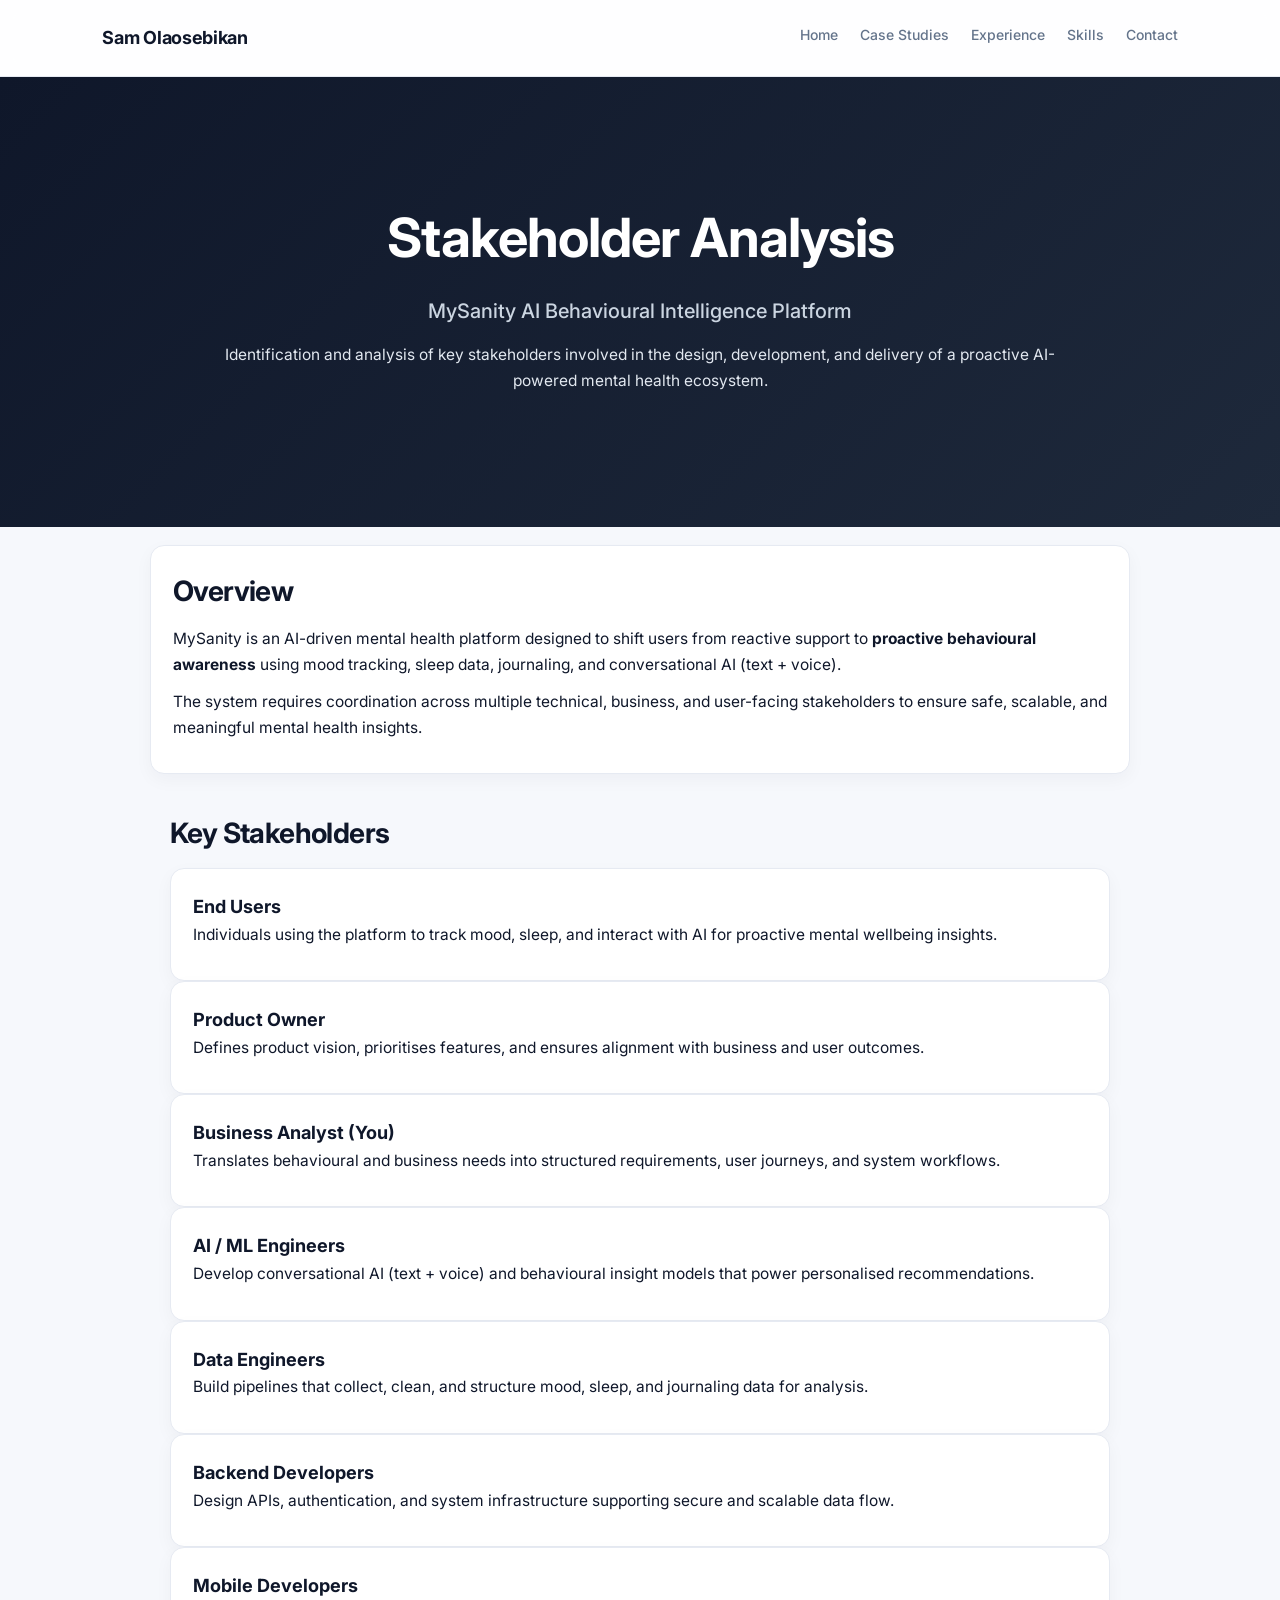
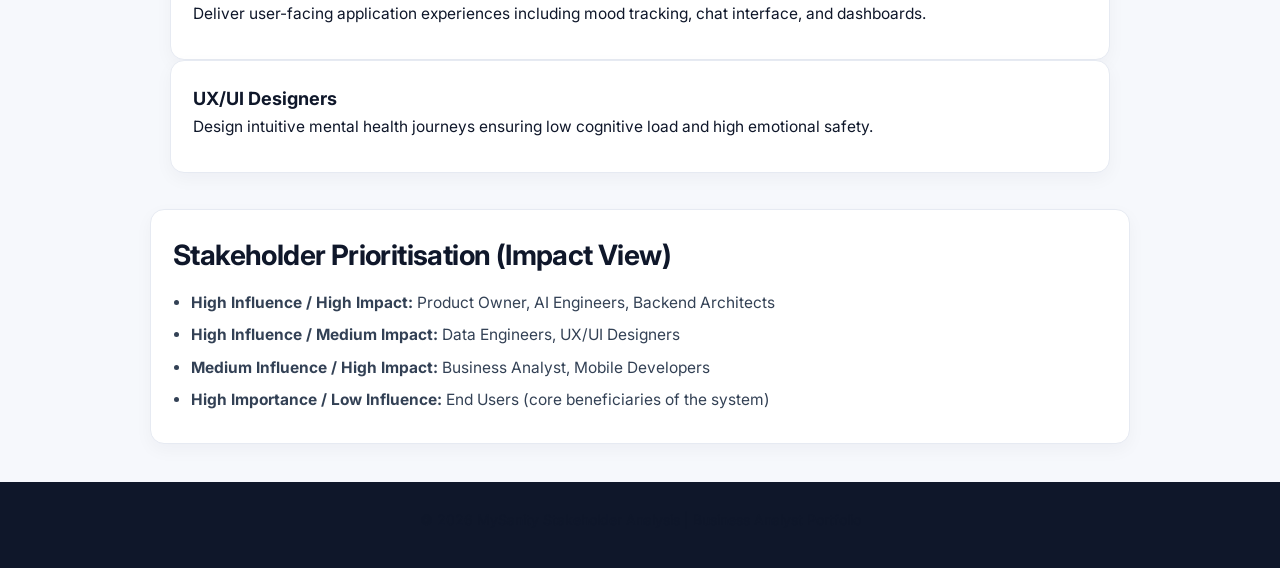
<file: mysanity-stakeholders.html>
<!DOCTYPE html>
<html lang="en">

<head>
  <meta charset="UTF-8" />
  <meta name="viewport" content="width=device-width, initial-scale=1.0" />
  <title>MySanity | Stakeholder Analysis</title>

  <link rel="stylesheet" href="styles.css">
  <script src="script.js" defer></script>
</head>

<body>

<!-- ================= NAV ================= -->
<nav>
  <div class="logo">Sam Olaosebikan</div>

  <ul class="nav-links">
    <li><a href="index.html">Home</a></li>
    <li><a href="case-studies.html">Case Studies</a></li>
    <li><a href="#experience">Experience</a></li>
    <li><a href="#skills">Skills</a></li>
    <li><a href="#contact">Contact</a></li>
  </ul>
</nav>

<!-- ================= HERO ================= -->
<header class="hero" style="min-height:50vh;">
  <div class="hero-content">

    <h1>Stakeholder Analysis</h1>
    <h2>MySanity AI Behavioural Intelligence Platform</h2>

    <p>
      Identification and analysis of key stakeholders involved in the design,
      development, and delivery of a proactive AI-powered mental health ecosystem.
    </p>

  </div>
</header>

<!-- ================= OVERVIEW ================= -->
<section class="section">
  <div class="container card">

    <h2 class="section-title">Overview</h2>

    <p>
      MySanity is an AI-driven mental health platform designed to shift users from reactive support
      to <strong>proactive behavioural awareness</strong> using mood tracking, sleep data,
      journaling, and conversational AI (text + voice).
    </p>

    <p>
      The system requires coordination across multiple technical, business, and user-facing stakeholders
      to ensure safe, scalable, and meaningful mental health insights.
    </p>

  </div>
</section>

<!-- ================= STAKEHOLDER GROUPS ================= -->
<section class="section">
  <div class="container">

    <h2 class="section-title">Key Stakeholders</h2>

    <div class="grid grid-3">

      <div class="card">
        <h3>End Users</h3>
        <p>
          Individuals using the platform to track mood, sleep, and interact with AI for proactive mental wellbeing insights.
        </p>
      </div>

      <div class="card">
        <h3>Product Owner</h3>
        <p>
          Defines product vision, prioritises features, and ensures alignment with business and user outcomes.
        </p>
      </div>

      <div class="card">
        <h3>Business Analyst (You)</h3>
        <p>
          Translates behavioural and business needs into structured requirements, user journeys, and system workflows.
        </p>
      </div>

      <div class="card">
        <h3>AI / ML Engineers</h3>
        <p>
          Develop conversational AI (text + voice) and behavioural insight models that power personalised recommendations.
        </p>
      </div>

      <div class="card">
        <h3>Data Engineers</h3>
        <p>
          Build pipelines that collect, clean, and structure mood, sleep, and journaling data for analysis.
        </p>
      </div>

      <div class="card">
        <h3>Backend Developers</h3>
        <p>
          Design APIs, authentication, and system infrastructure supporting secure and scalable data flow.
        </p>
      </div>

      <div class="card">
        <h3>Mobile Developers</h3>
        <p>
          Deliver user-facing application experiences including mood tracking, chat interface, and dashboards.
        </p>
      </div>

      <div class="card">
        <h3>UX/UI Designers</h3>
        <p>
          Design intuitive mental health journeys ensuring low cognitive load and high emotional safety.
        </p>
      </div>

    </div>

  </div>
</section>

<!-- ================= STAKEHOLDER MODEL ================= -->
<section class="section">
  <div class="container card">

    <h2 class="section-title">Stakeholder Prioritisation (Impact View)</h2>

    <ul>
      <li><strong>High Influence / High Impact:</strong> Product Owner, AI Engineers, Backend Architects</li>

      <li><strong>High Influence / Medium Impact:</strong> Data Engineers, UX/UI Designers</li>

      <li><strong>Medium Influence / High Impact:</strong> Business Analyst, Mobile Developers</li>

      <li><strong>High Importance / Low Influence:</strong> End Users (core beneficiaries of the system)</li>
    </ul>

  </div>
</section>

<!-- ================= FOOTER ================= -->
<footer>
  <p>© 2026 MySanity Stakeholder Analysis | Business Analyst Portfolio</p>
</footer>

</body>
</html>
</file>
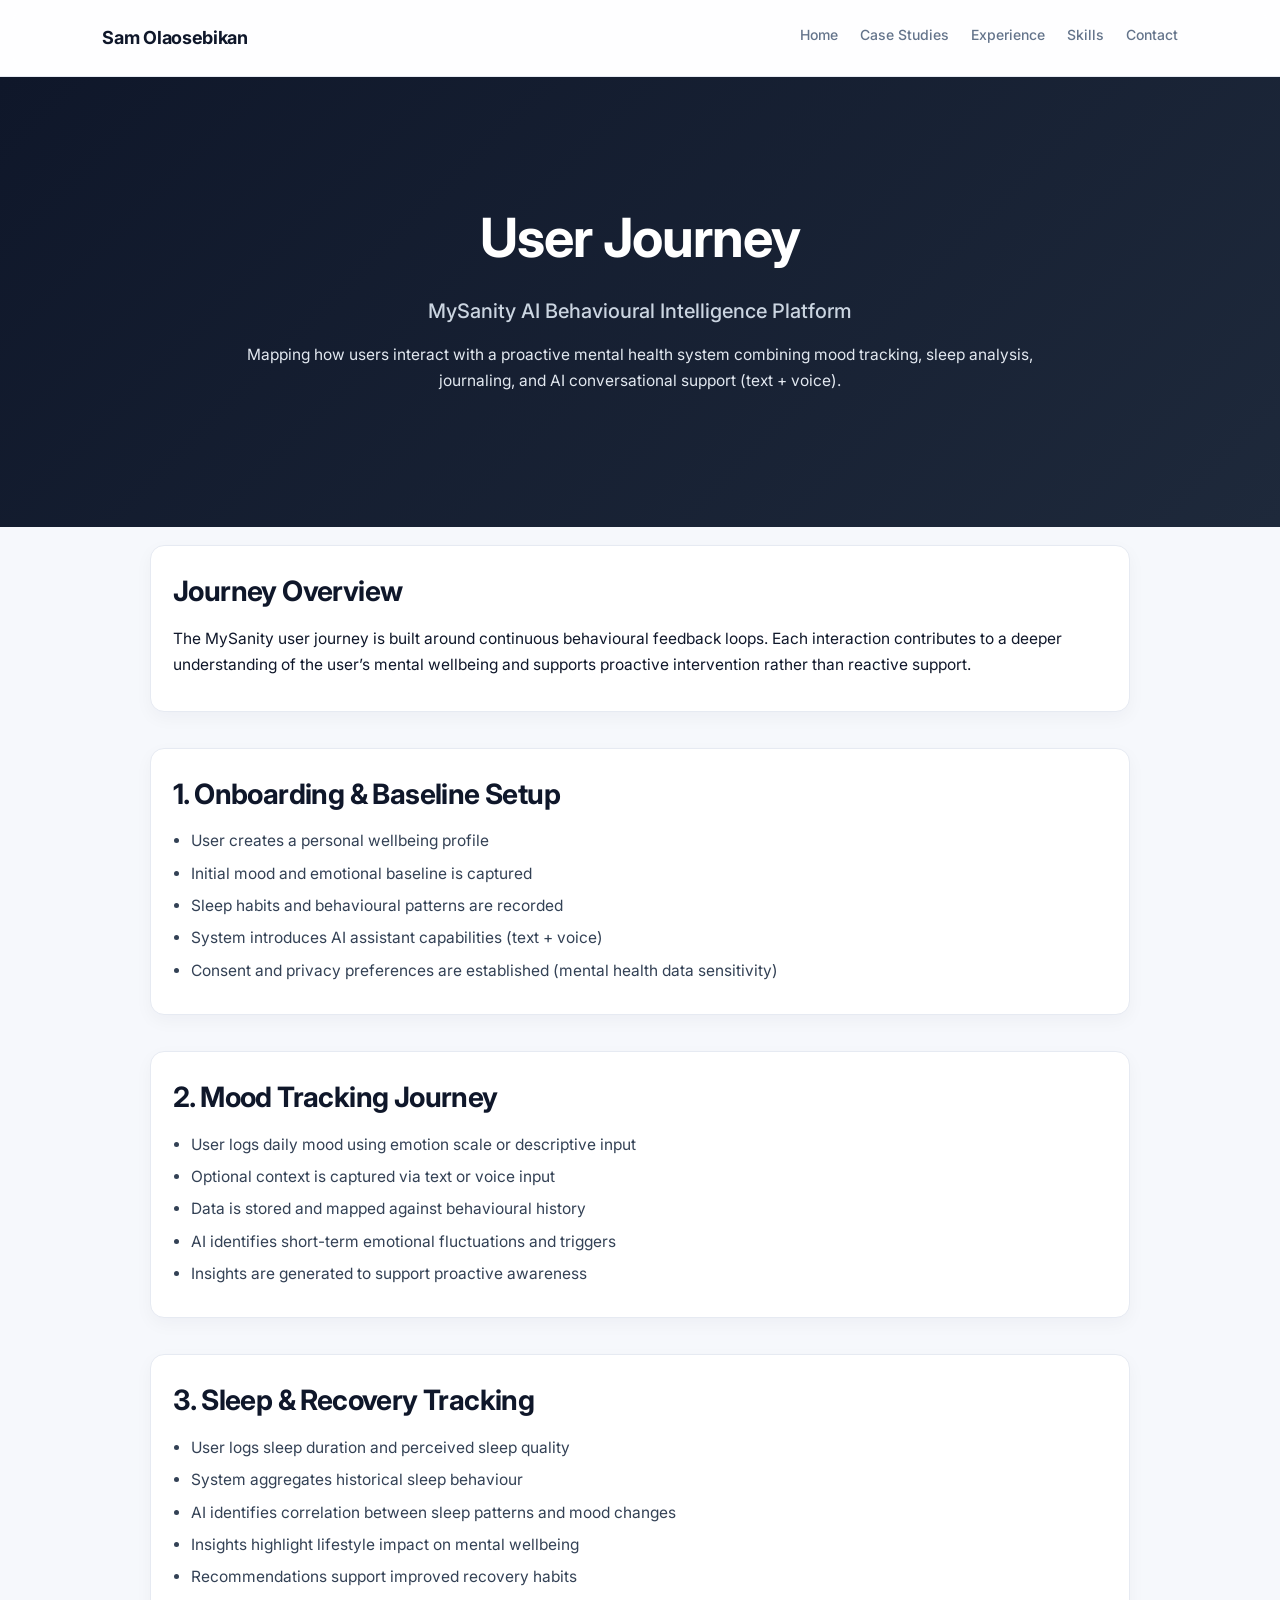
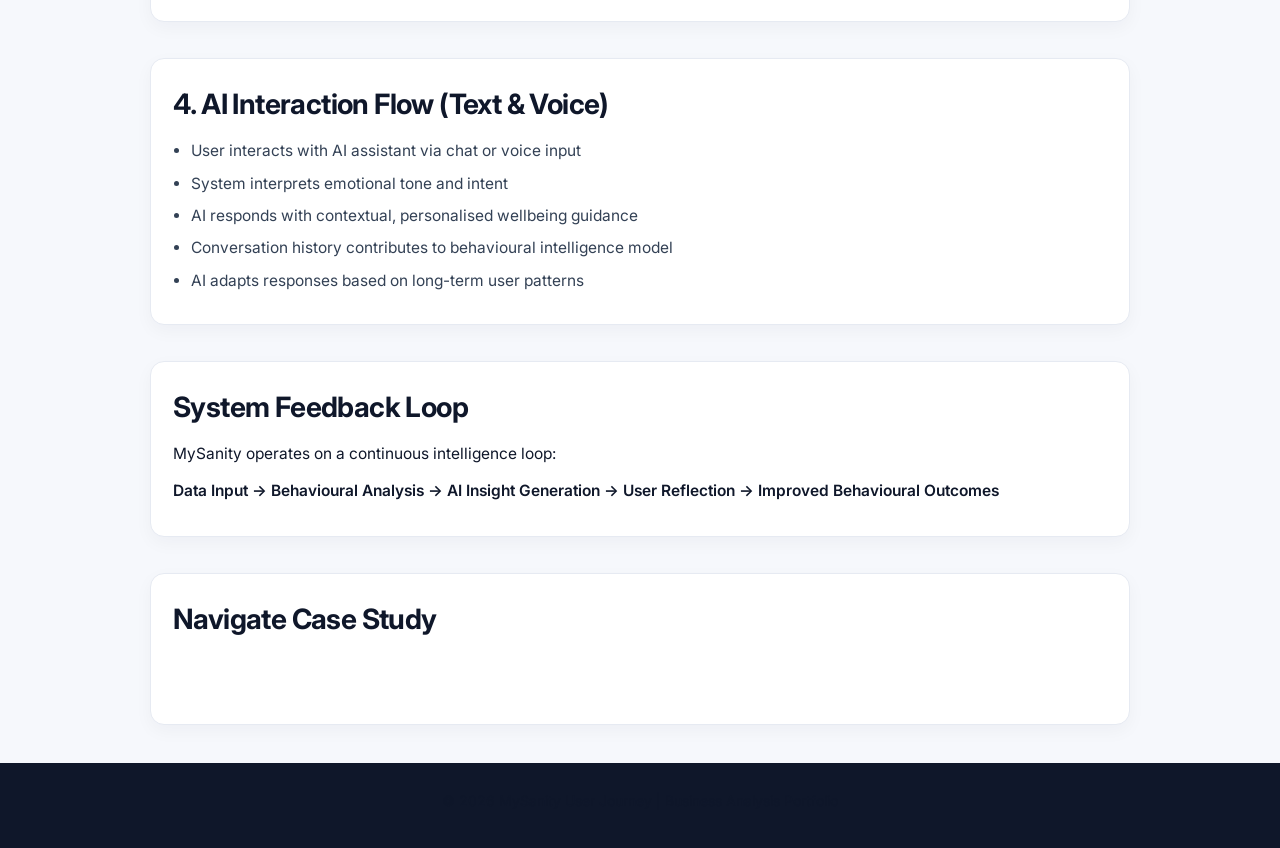
<file: mysanity-user-journey.html>
<!DOCTYPE html>
<html lang="en">

<head>
  <meta charset="UTF-8" />
  <meta name="viewport" content="width=device-width, initial-scale=1.0" />
  <title>MySanity | User Journey</title>

  <link rel="stylesheet" href="styles.css">
  <script src="script.js" defer></script>
</head>

<body>

<!-- ================= NAV ================= -->
<nav>
  <div class="logo">Sam Olaosebikan</div>

  <ul class="nav-links">
    <li><a href="index.html">Home</a></li>
    <li><a href="case-studies.html">Case Studies</a></li>
    <li><a href="#experience">Experience</a></li>
    <li><a href="#skills">Skills</a></li>
    <li><a href="#contact">Contact</a></li>
  </ul>
</nav>

<!-- ================= HERO ================= -->
<header class="hero" style="min-height:50vh;">
  <div class="hero-content">

    <h1>User Journey</h1>
    <h2>MySanity AI Behavioural Intelligence Platform</h2>

    <p>
      Mapping how users interact with a proactive mental health system combining mood tracking,
      sleep analysis, journaling, and AI conversational support (text + voice).
    </p>

  </div>
</header>

<!-- ================= JOURNEY OVERVIEW ================= -->
<section class="section">
  <div class="container card">

    <h2 class="section-title">Journey Overview</h2>

    <p>
      The MySanity user journey is built around continuous behavioural feedback loops.
      Each interaction contributes to a deeper understanding of the user’s mental wellbeing
      and supports proactive intervention rather than reactive support.
    </p>

  </div>
</section>

<!-- ================= ONBOARDING ================= -->
<section class="section">
  <div class="container card">

    <h2 class="section-title">1. Onboarding & Baseline Setup</h2>

    <ul>
      <li>User creates a personal wellbeing profile</li>
      <li>Initial mood and emotional baseline is captured</li>
      <li>Sleep habits and behavioural patterns are recorded</li>
      <li>System introduces AI assistant capabilities (text + voice)</li>
      <li>Consent and privacy preferences are established (mental health data sensitivity)</li>
    </ul>

  </div>
</section>

<!-- ================= MOOD FLOW ================= -->
<section class="section">
  <div class="container card">

    <h2 class="section-title">2. Mood Tracking Journey</h2>

    <ul>
      <li>User logs daily mood using emotion scale or descriptive input</li>
      <li>Optional context is captured via text or voice input</li>
      <li>Data is stored and mapped against behavioural history</li>
      <li>AI identifies short-term emotional fluctuations and triggers</li>
      <li>Insights are generated to support proactive awareness</li>
    </ul>

  </div>
</section>

<!-- ================= SLEEP FLOW ================= -->
<section class="section">
  <div class="container card">

    <h2 class="section-title">3. Sleep & Recovery Tracking</h2>

    <ul>
      <li>User logs sleep duration and perceived sleep quality</li>
      <li>System aggregates historical sleep behaviour</li>
      <li>AI identifies correlation between sleep patterns and mood changes</li>
      <li>Insights highlight lifestyle impact on mental wellbeing</li>
      <li>Recommendations support improved recovery habits</li>
    </ul>

  </div>
</section>

<!-- ================= AI INTERACTION ================= -->
<section class="section">
  <div class="container card">

    <h2 class="section-title">4. AI Interaction Flow (Text & Voice)</h2>

    <ul>
      <li>User interacts with AI assistant via chat or voice input</li>
      <li>System interprets emotional tone and intent</li>
      <li>AI responds with contextual, personalised wellbeing guidance</li>
      <li>Conversation history contributes to behavioural intelligence model</li>
      <li>AI adapts responses based on long-term user patterns</li>
    </ul>

  </div>
</section>

<!-- ================= FEEDBACK LOOP ================= -->
<section class="section">
  <div class="container card">

    <h2 class="section-title">System Feedback Loop</h2>

    <p>
      MySanity operates on a continuous intelligence loop:
    </p>

    <p style="font-weight:600;">
      Data Input → Behavioural Analysis → AI Insight Generation → User Reflection → Improved Behavioural Outcomes
    </p>

  </div>
</section>

<!-- ================= NAVIGATION ================= -->
<section class="section">
  <div class="container card cta">

    <h2 class="section-title">Navigate Case Study</h2>

    <div class="hero-buttons">

      <a href="mysanity-app.html" class="btn btn-secondary">Overview</a>
      <a href="mysanity-stakeholders.html" class="btn btn-secondary">Stakeholders</a>
      <a href="mysanity-requirements.html" class="btn btn-secondary">Requirements</a>

    </div>

  </div>
</section>

<!-- ================= FOOTER ================= -->
<footer>
  <p>© 2026 MySanity User Journey | Business Analysis Portfolio</p>
</footer>

</body>
</html>
</file>
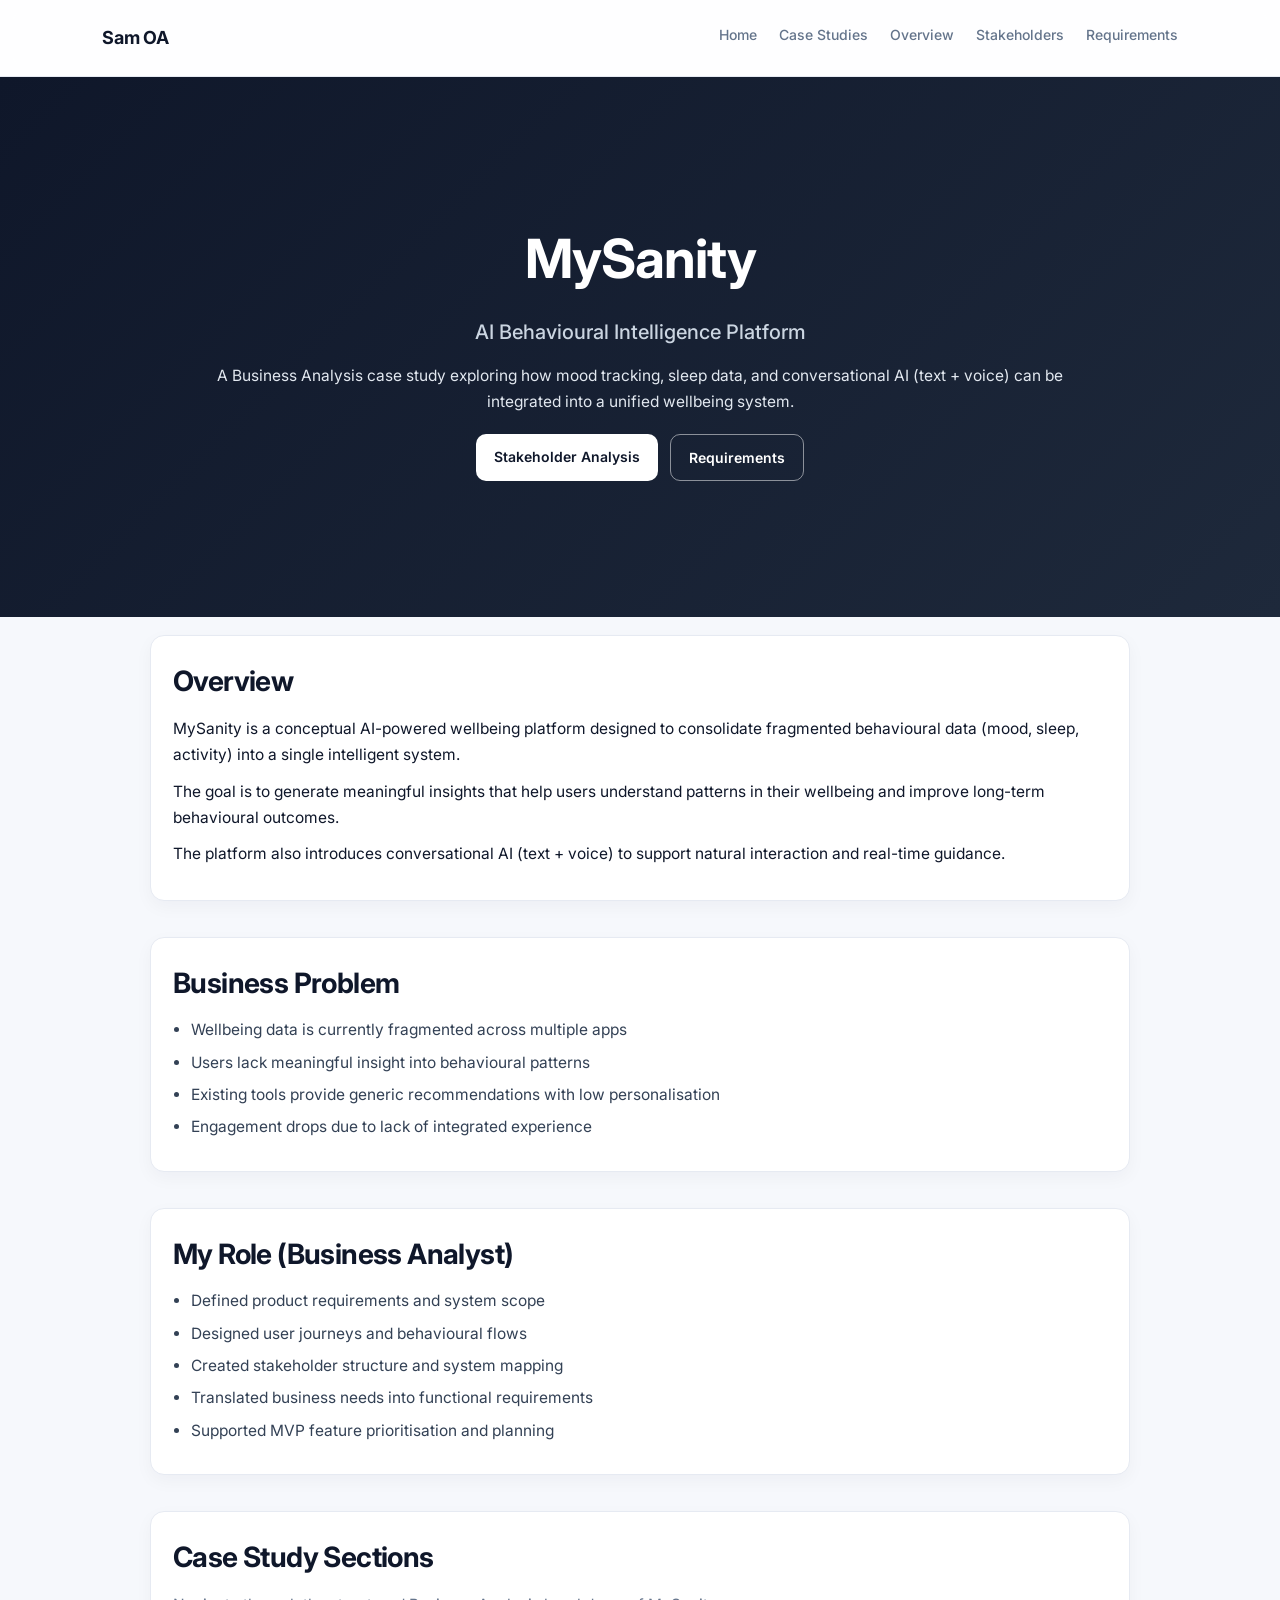
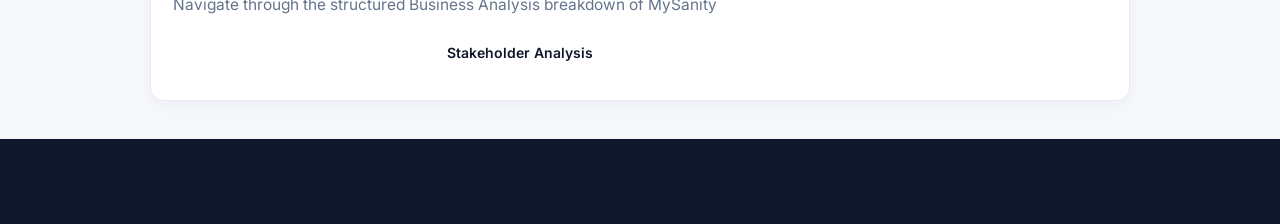
<file: Mysanityapp.html>
<!DOCTYPE html>
<html lang="en">

<head>
  <meta charset="UTF-8" />
  <meta name="viewport" content="width=device-width, initial-scale=1.0" />
  <title>MySanity Case Study | Sam Olaosebikan</title>

  <link rel="stylesheet" href="styles.css">
  <script src="script.js" defer></script>
</head>

<body>

<!-- ================= NAV ================= -->
<nav>
  <div class="logo">Sam OA</div>

  <ul class="nav-links">
    <li><a href="index.html">Home</a></li>
    <li><a href="case-studies.html">Case Studies</a></li>
    <li><a href="mysanity-app.html">Overview</a></li>
    <li><a href="mysanity-stakeholders.html">Stakeholders</a></li>
    <li><a href="mysanity-requirements.html">Requirements</a></li>
  </ul>
</nav>

<!-- ================= HERO ================= -->
<header class="hero" style="min-height:60vh;">
  <div class="hero-content">

    <h1>MySanity</h1>

    <h2>AI Behavioural Intelligence Platform</h2>

    <p>
      A Business Analysis case study exploring how mood tracking, sleep data,
      and conversational AI (text + voice) can be integrated into a unified wellbeing system.
    </p>

    <div class="hero-buttons">
      <a href="mysanity-stakeholders.html" class="btn btn-primary">Stakeholder Analysis</a>
      <a href="mysanity-requirements.html" class="btn btn-secondary">Requirements</a>
    </div>

  </div>
</header>

<!-- ================= OVERVIEW ================= -->
<section class="section">
  <div class="container card">

    <h2 class="section-title">Overview</h2>

    <p>
      MySanity is a conceptual AI-powered wellbeing platform designed to consolidate fragmented behavioural data
      (mood, sleep, activity) into a single intelligent system.
    </p>

    <p>
      The goal is to generate meaningful insights that help users understand patterns in their wellbeing
      and improve long-term behavioural outcomes.
    </p>

    <p>
      The platform also introduces conversational AI (text + voice) to support natural interaction and real-time guidance.
    </p>

  </div>
</section>

<!-- ================= PROBLEM ================= -->
<section class="section">
  <div class="container card">

    <h2 class="section-title">Business Problem</h2>

    <ul>
      <li>Wellbeing data is currently fragmented across multiple apps</li>
      <li>Users lack meaningful insight into behavioural patterns</li>
      <li>Existing tools provide generic recommendations with low personalisation</li>
      <li>Engagement drops due to lack of integrated experience</li>
    </ul>

  </div>
</section>

<!-- ================= MY ROLE ================= -->
<section class="section">
  <div class="container card">

    <h2 class="section-title">My Role (Business Analyst)</h2>

    <ul>
      <li>Defined product requirements and system scope</li>
      <li>Designed user journeys and behavioural flows</li>
      <li>Created stakeholder structure and system mapping</li>
      <li>Translated business needs into functional requirements</li>
      <li>Supported MVP feature prioritisation and planning</li>
    </ul>

  </div>
</section>

<!-- ================= CTA FLOW ================= -->
<section class="section">
  <div class="container card cta">

    <h2 class="section-title">Case Study Sections</h2>

    <p class="section-subtitle">
      Navigate through the structured Business Analysis breakdown of MySanity
    </p>

    <div class="hero-buttons">

      <a href="mysanity-stakeholders.html" class="btn btn-primary">
        Stakeholder Analysis
      </a>

      <a href="mysanity-requirements.html" class="btn btn-secondary">
        Requirements Specification
      </a>

    </div>

  </div>
</section>

<!-- ================= FOOTER ================= -->
<footer>
  <p>© 2026 MySanity Case Study | Business Analysis Portfolio</p>
</footer>

</body>
</html>
</file>
<file: styles.css>
/* ===========================
   MODERN PORTFOLIO (FINAL FIXED VERSION)
=========================== */

@import url('https://fonts.googleapis.com/css2?family=Inter:wght@400;500;600;700&display=swap');

:root{
    --primary:#0F172A;
    --accent:#2563EB;
    --accent-light:#E0ECFF;

    --bg:#F6F8FC;
    --card:#FFFFFF;

    --text:#0F172A;
    --muted:#64748B;
    --border:#E6EAF2;
}

/* ===========================
RESET + TYPOGRAPHY CORE FIX
=========================== */

*{
    margin:0;
    padding:0;
    box-sizing:border-box;
}

body{
    font-family:"Inter", system-ui, -apple-system, Segoe UI, sans-serif;
    background:var(--bg);
    color:var(--text);

    font-size:15.5px;
    line-height:1.7;

    -webkit-font-smoothing:antialiased;
    -moz-osx-font-smoothing:grayscale;
}

/* ===========================
NAV (MODERN GLASS STYLE)
=========================== */

nav{
    position:sticky;
    top:0;
    z-index:999;

    display:flex;
    justify-content:space-between;
    align-items:center;

    padding:14px 8%;
    background:rgba(255,255,255,0.85);
    backdrop-filter: blur(10px);
    border-bottom:1px solid var(--border);
}

.logo{
    font-size:18px;
    font-weight:700;
    letter-spacing:-0.3px;
    color:var(--primary);
}

.nav-links{
    display:flex;
    gap:22px;
    list-style:none;
}

.nav-links a{
    text-decoration:none;
    color:var(--muted);
    font-size:14px;
    font-weight:500;
    transition:.2s;
}

.nav-links a:hover{
    color:var(--primary);
}

/* ===========================
HERO (CLEAN MODERN)
=========================== */

.hero{
    min-height:68vh;
    display:flex;
    align-items:center;
    justify-content:center;
    text-align:center;

    padding:60px 20px;

    background:linear-gradient(135deg,#0F172A,#1E293B);
    color:white;
}

.hero-content{
    max-width:850px;
}

.hero h1{
    font-size:54px;
    letter-spacing:-1px;
    margin-bottom:10px;
}

.hero h2{
    font-size:20px;
    font-weight:500;
    color:#CBD5E1;
    margin-bottom:14px;
}

.hero p{
    font-size:15.5px;
    color:#E2E8F0;
    margin-bottom:18px;
}

/* ===========================
BUTTONS
=========================== */

.hero-buttons{
    display:flex;
    justify-content:center;
    gap:12px;
    flex-wrap:wrap;
}

.btn{
    padding:11px 18px;
    border-radius:10px;
    font-size:14px;
    font-weight:600;
    text-decoration:none;
    transition:.2s;
}

.btn-primary{
    background:white;
    color:var(--primary);
}

.btn-primary:hover{
    transform:translateY(-2px);
}

.btn-secondary{
    border:1px solid rgba(255,255,255,0.5);
    color:white;
}

.btn-secondary:hover{
    background:white;
    color:var(--primary);
}

/* ===========================
LAYOUT (CENTRED PROPERLY)
=========================== */

.container{
    max-width:980px;
    margin:0 auto;
    padding:0 20px;
}

.section{
    padding:18px 0;
}

/* ===========================
CARDS (MODERN CLEAN)
=========================== */

.card{
    background:var(--card);
    border:1px solid var(--border);
    border-radius:14px;

    padding:22px;

    box-shadow:0 6px 18px rgba(15,23,42,0.04);
}

/* ===========================
TYPOGRAPHY FIX (THIS IS WHAT WAS WRONG)
=========================== */

.section-title{
    font-size:28px;
    font-weight:700;
    letter-spacing:-0.6px;
    margin-bottom:10px;
}

.section-subtitle{
    color:var(--muted);
    margin-bottom:12px;
}

p{
    margin-bottom:10px;
    color:var(--text);
}

ul{
    margin:8px 0;
    padding-left:18px;
}

li{
    margin-bottom:6px;
    color:#334155;
}

/* ===========================
FOOTER
=========================== */

footer{
    margin-top:20px;
    background:var(--primary);
    color:white;
    text-align:center;
    padding:26px;
    font-size:14px;
}

/* ===========================
RESPONSIVE
=========================== */

@media(max-width:900px){

.hero h1{font-size:38px;}
.hero h2{font-size:18px;}

.nav-links{display:none;}

}
</file>
